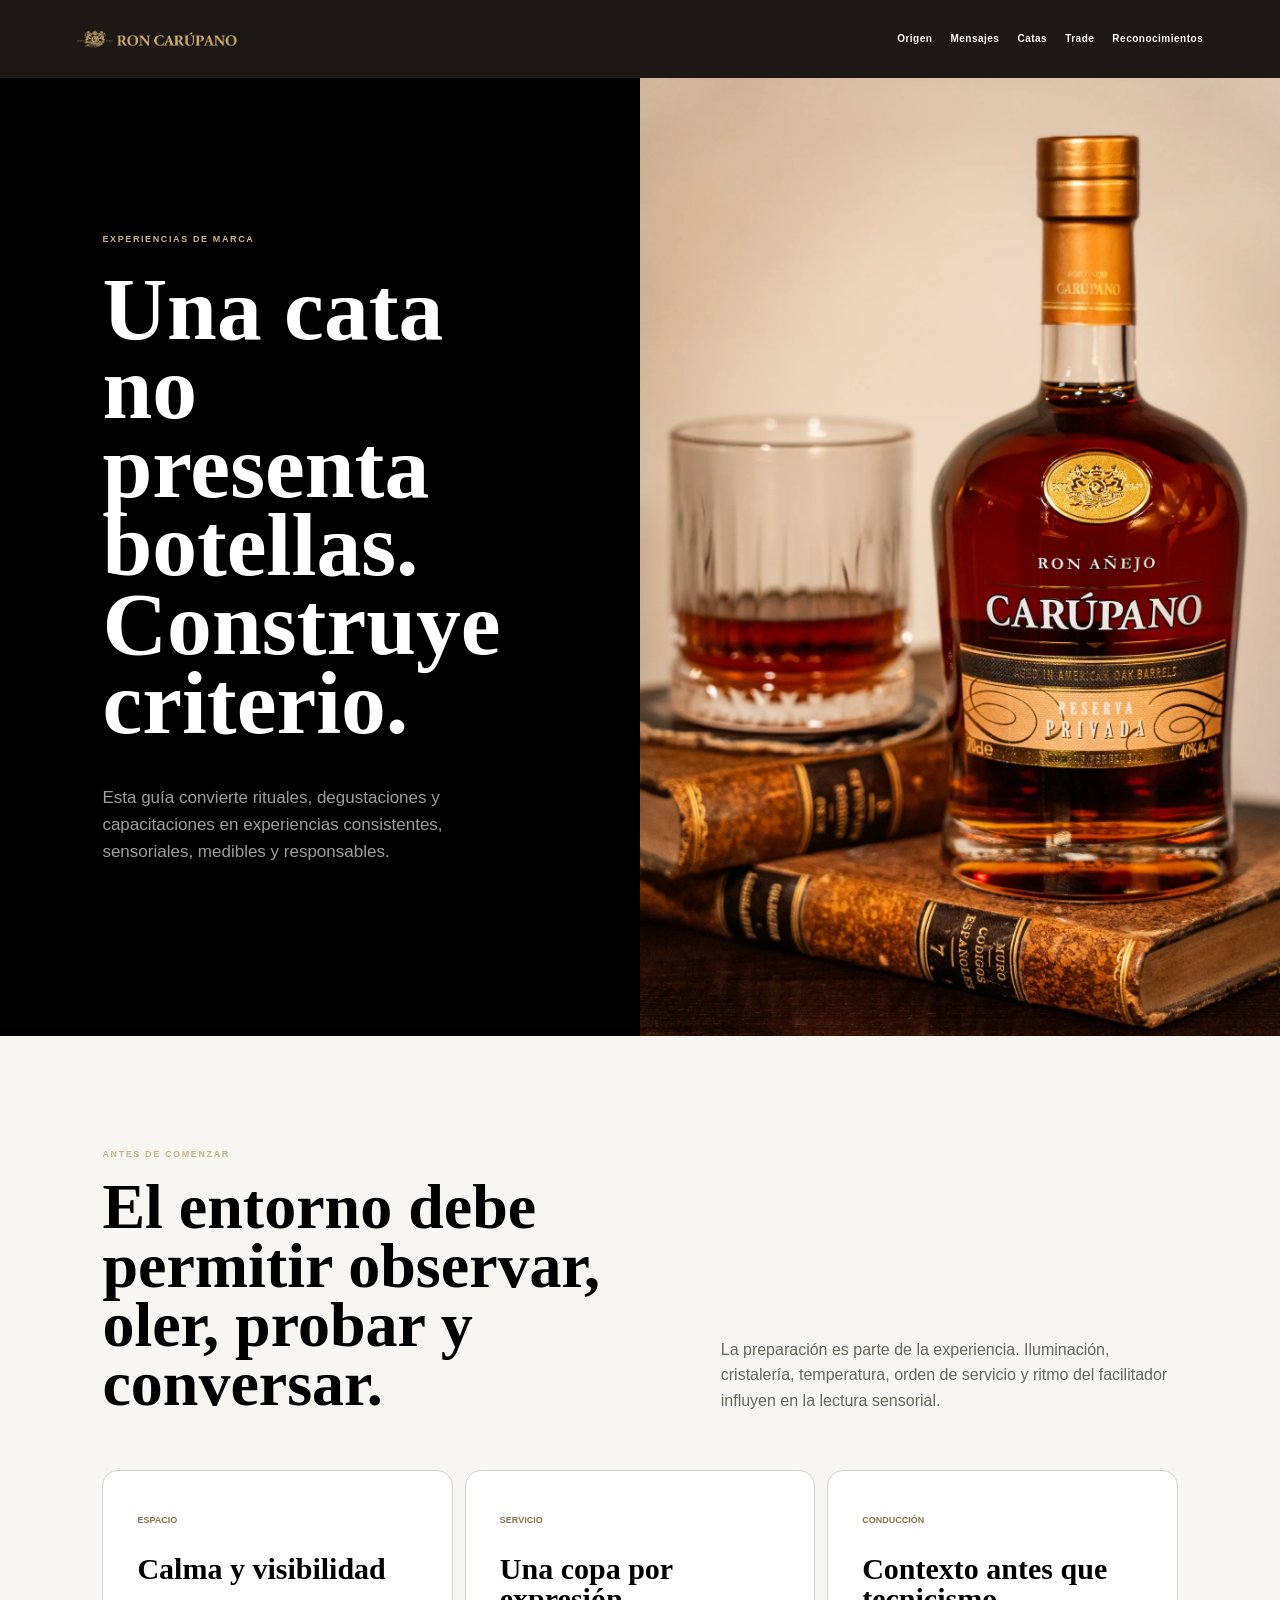
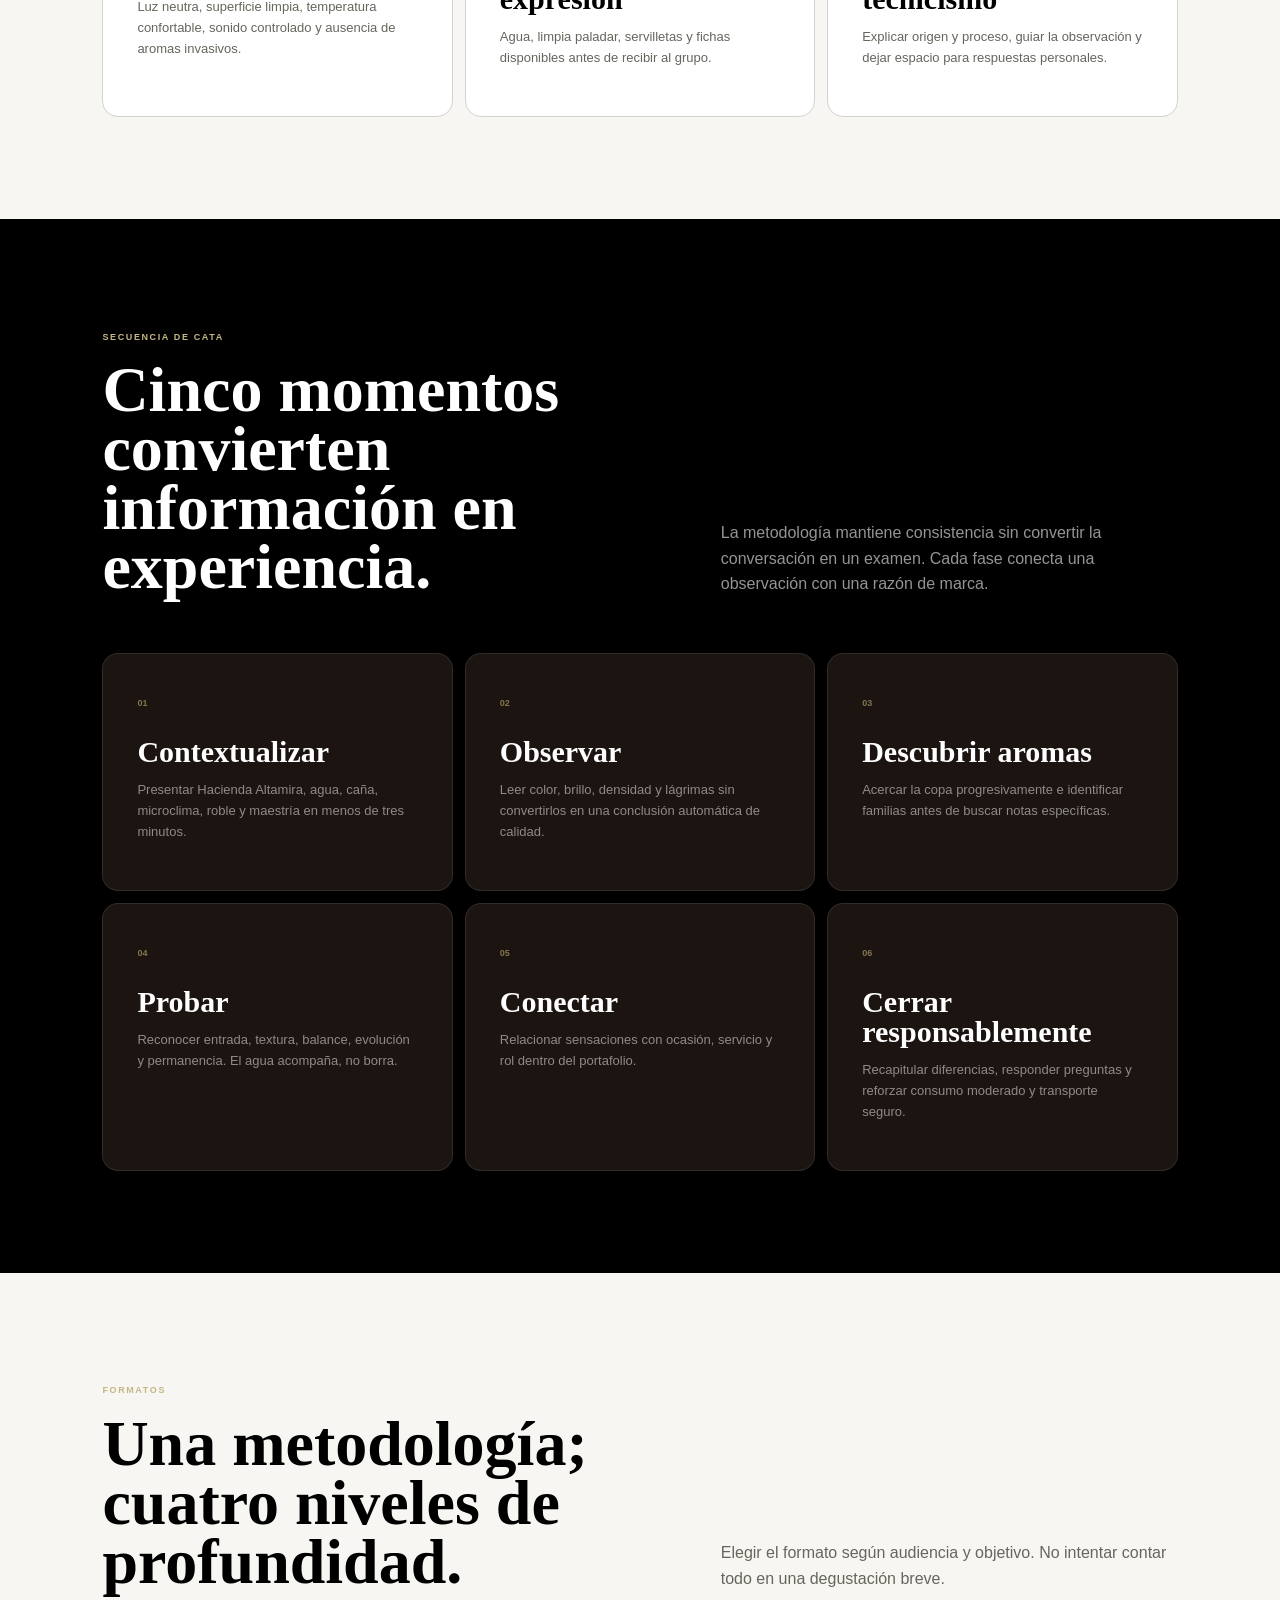
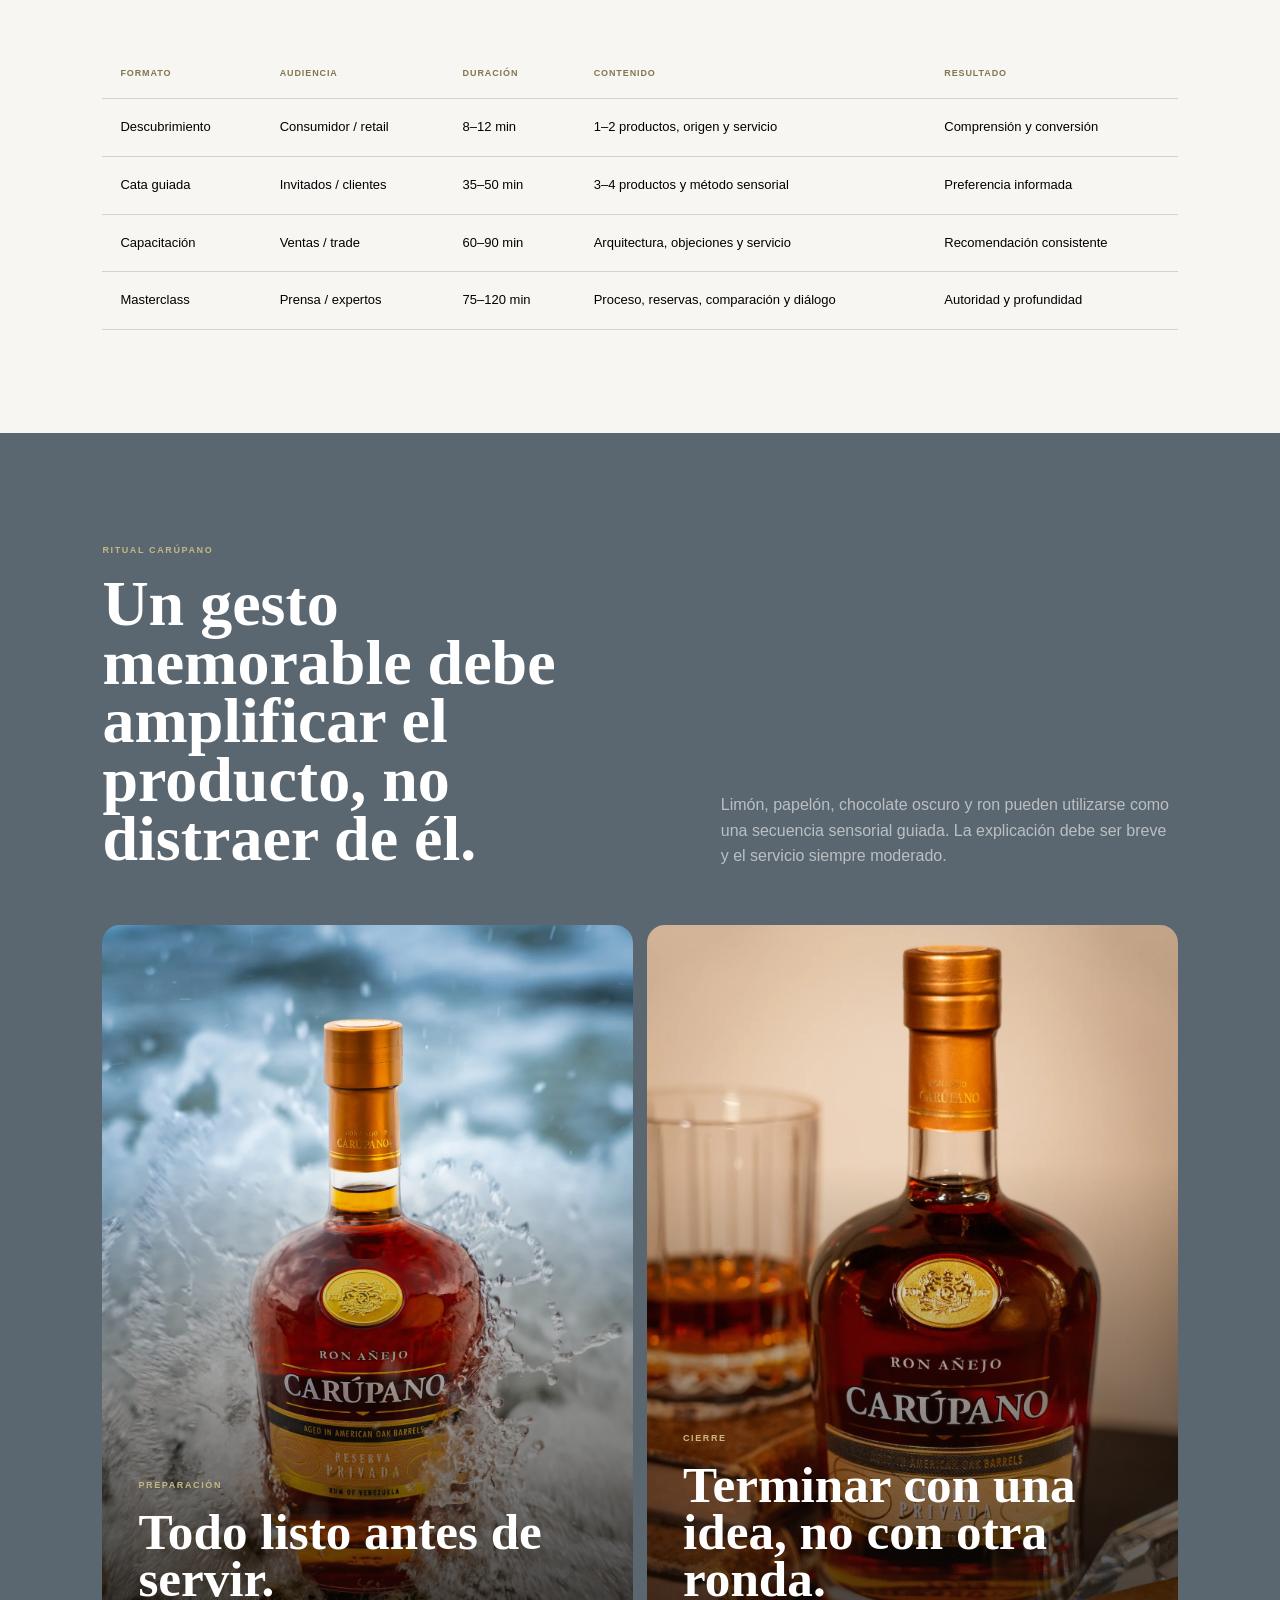
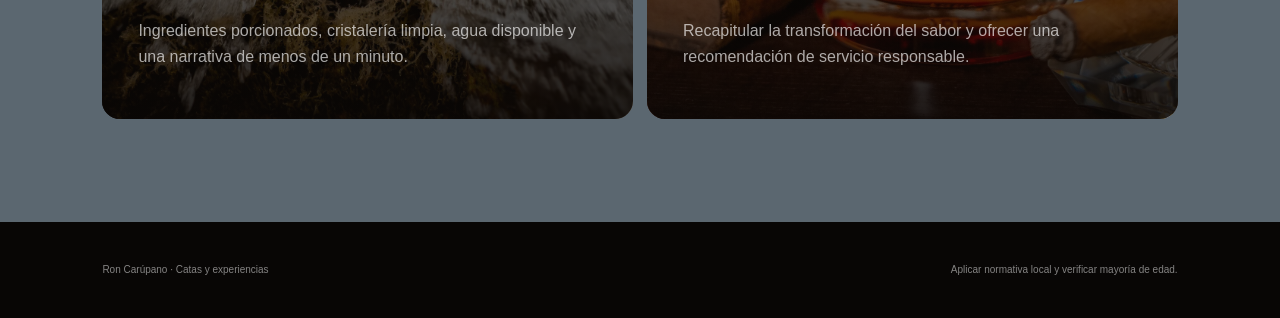
<file: experiencias.html>
<!doctype html><html lang="es"><head><meta charset="utf-8"><meta name="viewport" content="width=device-width,initial-scale=1"><title>Catas y experiencias · Ron Carúpano</title><link rel="stylesheet" href="detail.css"></head><body>
<nav class="detail-nav"><a href="index.html"><img src="assets/brand-logos/ron-carupano-logo-dorado.webp" alt="Ron Carúpano"></a><div><a href="historia.html">Origen</a><a href="mensajes.html">Mensajes</a><a href="experiencias.html">Catas</a><a href="trade.html">Trade</a><a href="reconocimientos.html">Reconocimientos</a></div></nav>
<header class="detail-hero"><div class="detail-hero-copy"><span class="eyebrow">Experiencias de marca</span><h1>Una cata no presenta botellas. Construye criterio.</h1><p>Esta guía convierte rituales, degustaciones y capacitaciones en experiencias consistentes, sensoriales, medibles y responsables.</p></div><div class="detail-hero-media"><img src="assets/images/editorial/19062026-DSC07315.webp" alt="Ron Carúpano servido en vaso corto"></div></header>
<main><section class="detail-section"><div class="section-head"><div><span class="eyebrow">Antes de comenzar</span><h2>El entorno debe permitir observar, oler, probar y conversar.</h2></div><p>La preparación es parte de la experiencia. Iluminación, cristalería, temperatura, orden de servicio y ritmo del facilitador influyen en la lectura sensorial.</p></div><div class="card-grid"><article class="card"><span>ESPACIO</span><h3>Calma y visibilidad</h3><p>Luz neutra, superficie limpia, temperatura confortable, sonido controlado y ausencia de aromas invasivos.</p></article><article class="card"><span>SERVICIO</span><h3>Una copa por expresión</h3><p>Agua, limpia paladar, servilletas y fichas disponibles antes de recibir al grupo.</p></article><article class="card"><span>CONDUCCIÓN</span><h3>Contexto antes que tecnicismo</h3><p>Explicar origen y proceso, guiar la observación y dejar espacio para respuestas personales.</p></article></div></section>
<section class="detail-section dark"><div class="section-head"><div><span class="eyebrow">Secuencia de cata</span><h2>Cinco momentos convierten información en experiencia.</h2></div><p>La metodología mantiene consistencia sin convertir la conversación en un examen. Cada fase conecta una observación con una razón de marca.</p></div><div class="card-grid"><article class="card"><span>01</span><h3>Contextualizar</h3><p>Presentar Hacienda Altamira, agua, caña, microclima, roble y maestría en menos de tres minutos.</p></article><article class="card"><span>02</span><h3>Observar</h3><p>Leer color, brillo, densidad y lágrimas sin convertirlos en una conclusión automática de calidad.</p></article><article class="card"><span>03</span><h3>Descubrir aromas</h3><p>Acercar la copa progresivamente e identificar familias antes de buscar notas específicas.</p></article><article class="card"><span>04</span><h3>Probar</h3><p>Reconocer entrada, textura, balance, evolución y permanencia. El agua acompaña, no borra.</p></article><article class="card"><span>05</span><h3>Conectar</h3><p>Relacionar sensaciones con ocasión, servicio y rol dentro del portafolio.</p></article><article class="card"><span>06</span><h3>Cerrar responsablemente</h3><p>Recapitular diferencias, responder preguntas y reforzar consumo moderado y transporte seguro.</p></article></div></section>
<section class="detail-section"><div class="section-head"><div><span class="eyebrow">Formatos</span><h2>Una metodología; cuatro niveles de profundidad.</h2></div><p>Elegir el formato según audiencia y objetivo. No intentar contar todo en una degustación breve.</p></div><table class="table"><thead><tr><th>Formato</th><th>Audiencia</th><th>Duración</th><th>Contenido</th><th>Resultado</th></tr></thead><tbody><tr><td>Descubrimiento</td><td>Consumidor / retail</td><td>8–12 min</td><td>1–2 productos, origen y servicio</td><td>Comprensión y conversión</td></tr><tr><td>Cata guiada</td><td>Invitados / clientes</td><td>35–50 min</td><td>3–4 productos y método sensorial</td><td>Preferencia informada</td></tr><tr><td>Capacitación</td><td>Ventas / trade</td><td>60–90 min</td><td>Arquitectura, objeciones y servicio</td><td>Recomendación consistente</td></tr><tr><td>Masterclass</td><td>Prensa / expertos</td><td>75–120 min</td><td>Proceso, reservas, comparación y diálogo</td><td>Autoridad y profundidad</td></tr></tbody></table></section>
<section class="detail-section blue"><div class="section-head"><div><span class="eyebrow">Ritual Carúpano</span><h2>Un gesto memorable debe amplificar el producto, no distraer de él.</h2></div><p>Limón, papelón, chocolate oscuro y ron pueden utilizarse como una secuencia sensorial guiada. La explicación debe ser breve y el servicio siempre moderado.</p></div><div class="feature-grid"><article class="feature"><img src="assets/images/editorial/05062026-DSC04902.webp" alt="Ron Carúpano junto al Caribe"><div><span class="eyebrow">Preparación</span><h3>Todo listo antes de servir.</h3><p>Ingredientes porcionados, cristalería limpia, agua disponible y una narrativa de menos de un minuto.</p></div></article><article class="feature"><img src="assets/images/editorial/19062026-DSC07268.webp" alt="Ron Carúpano en servicio editorial"><div><span class="eyebrow">Cierre</span><h3>Terminar con una idea, no con otra ronda.</h3><p>Recapitular la transformación del sabor y ofrecer una recomendación de servicio responsable.</p></div></article></div></section></main><footer class="footer"><span>Ron Carúpano · Catas y experiencias</span><span>Aplicar normativa local y verificar mayoría de edad.</span></footer></body></html>
</file>
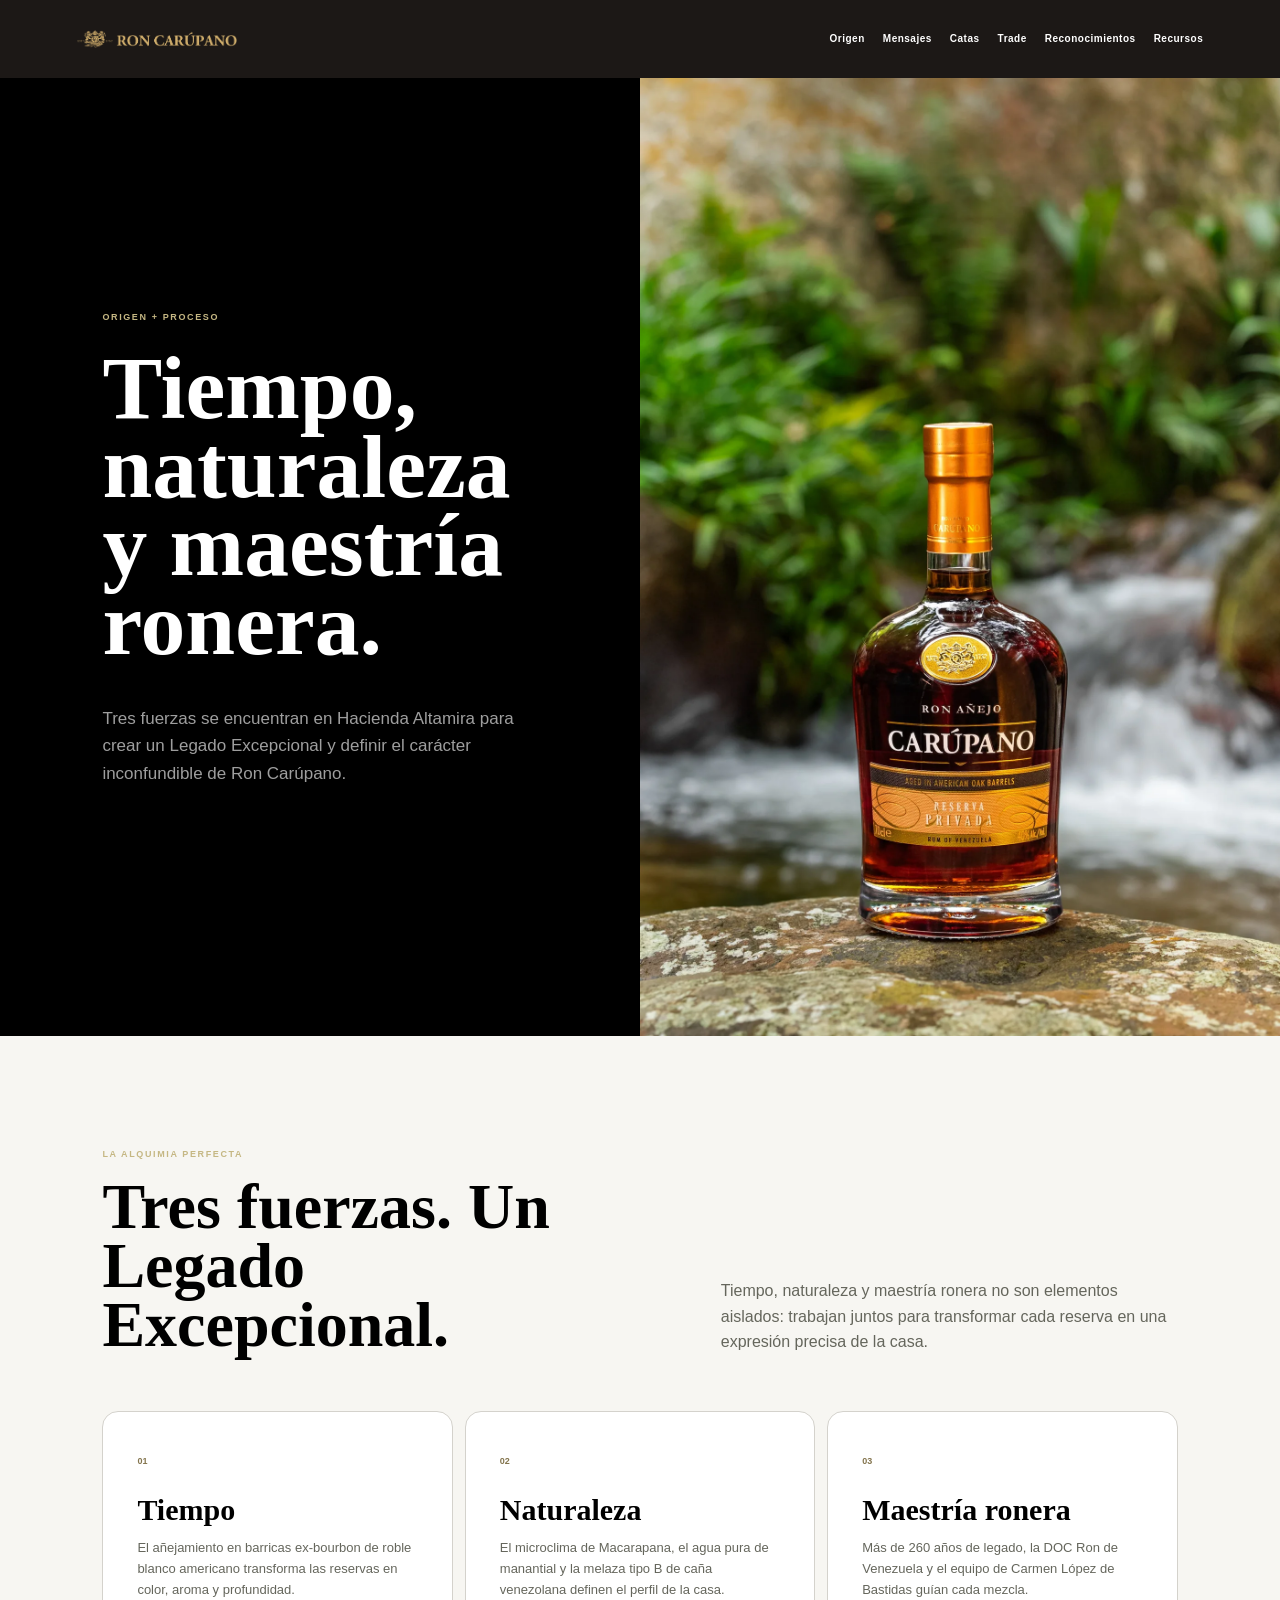
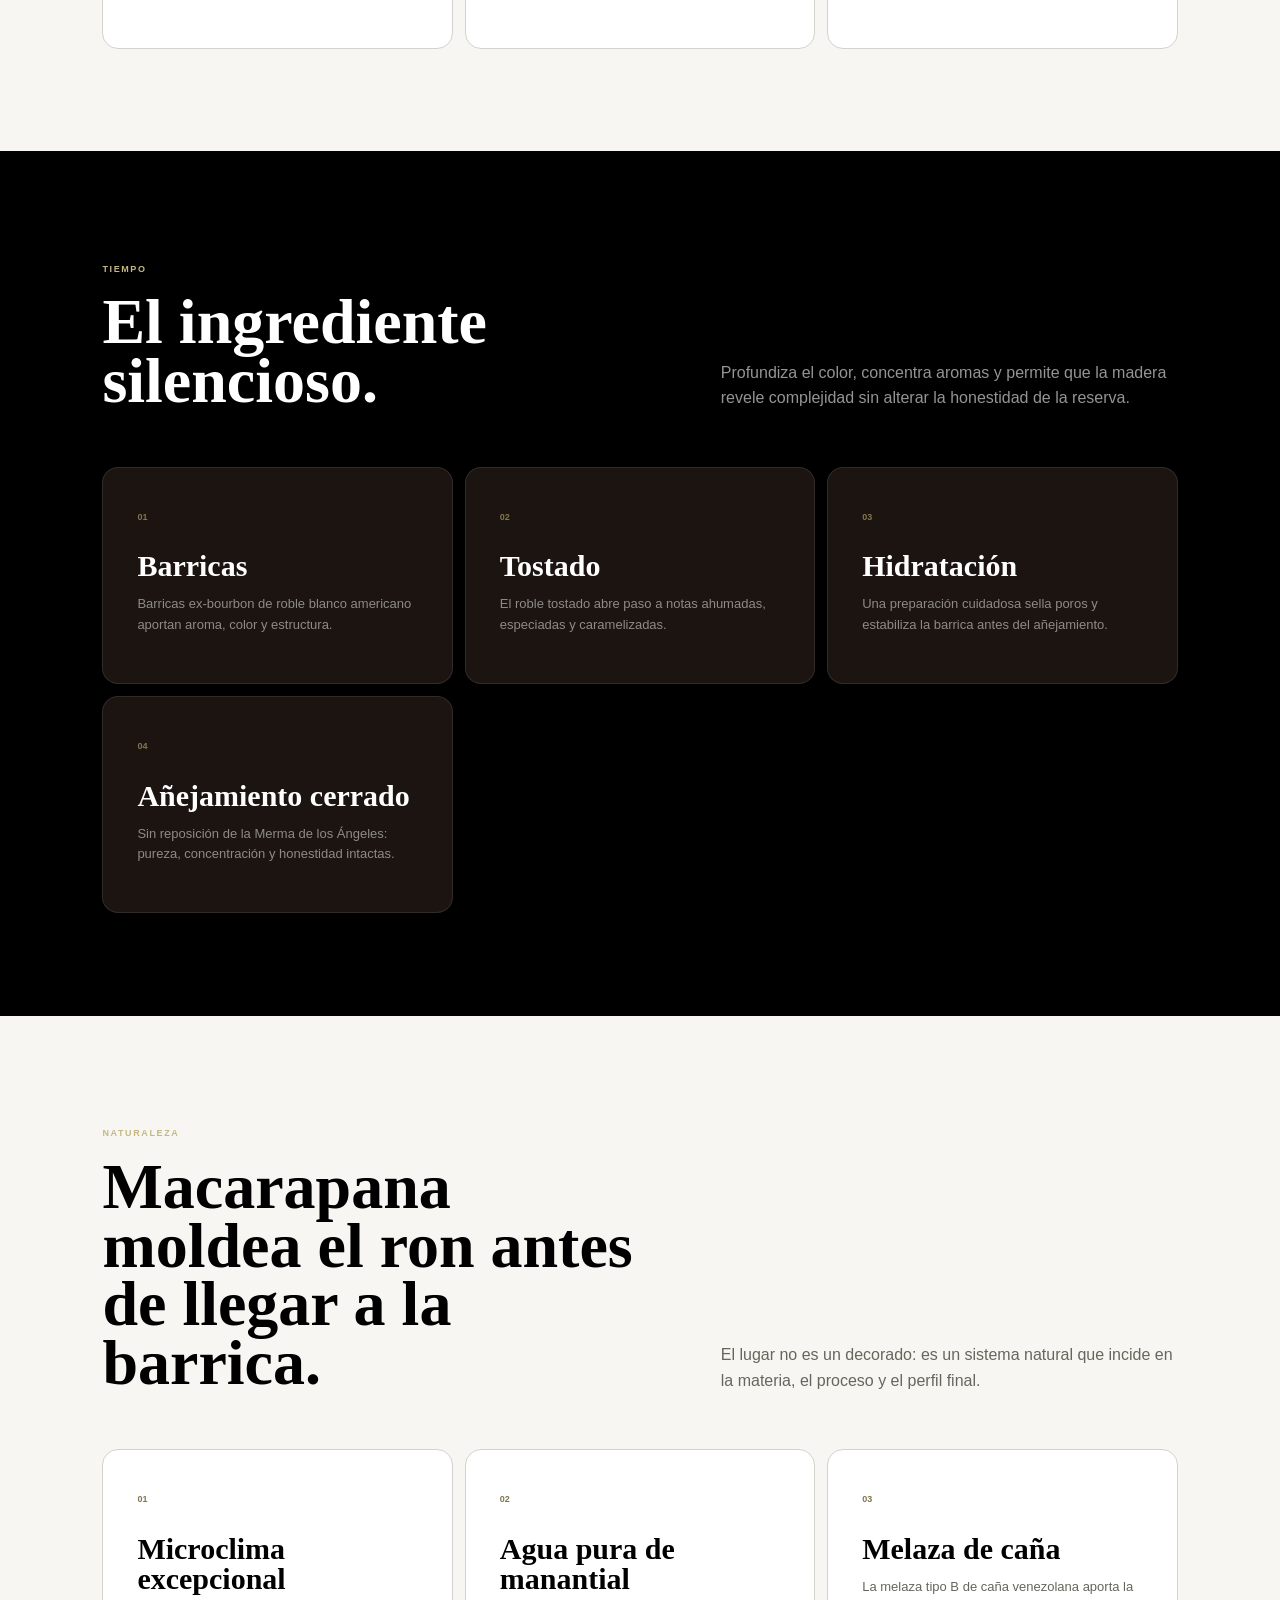
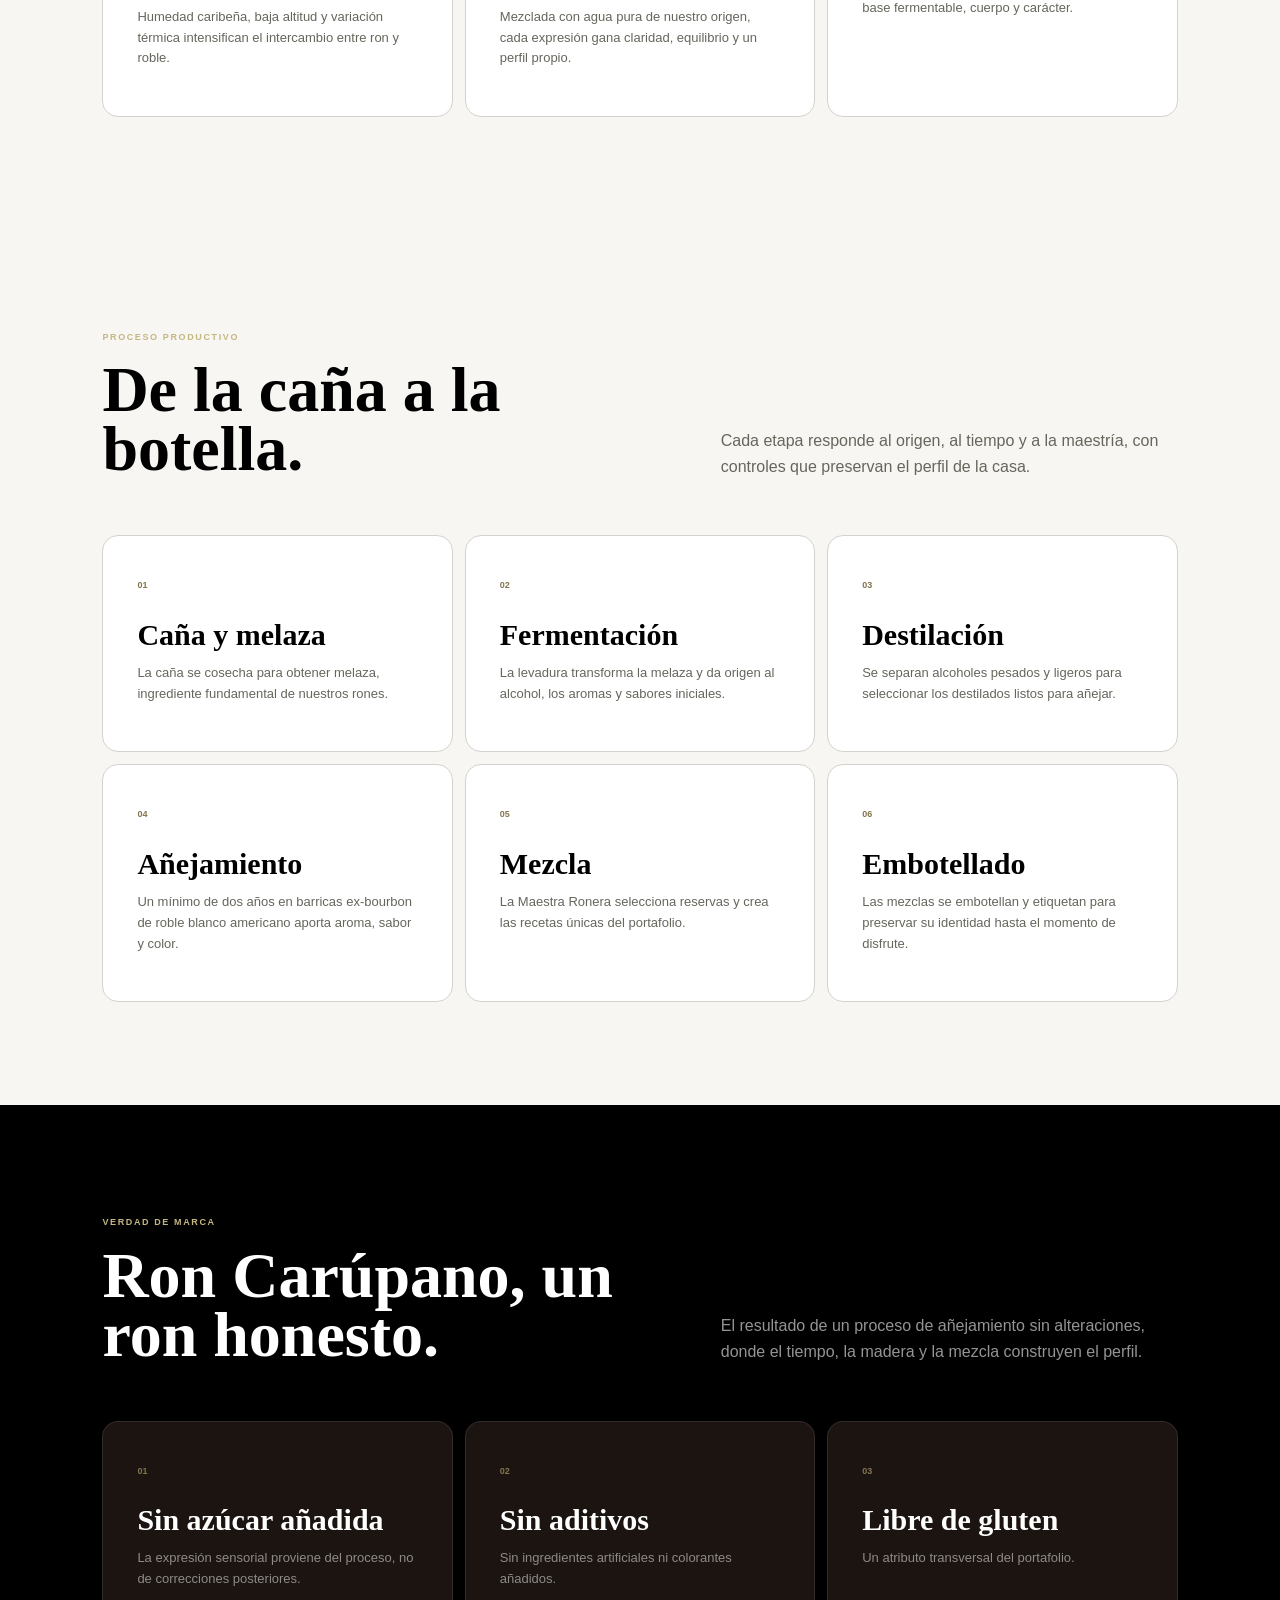
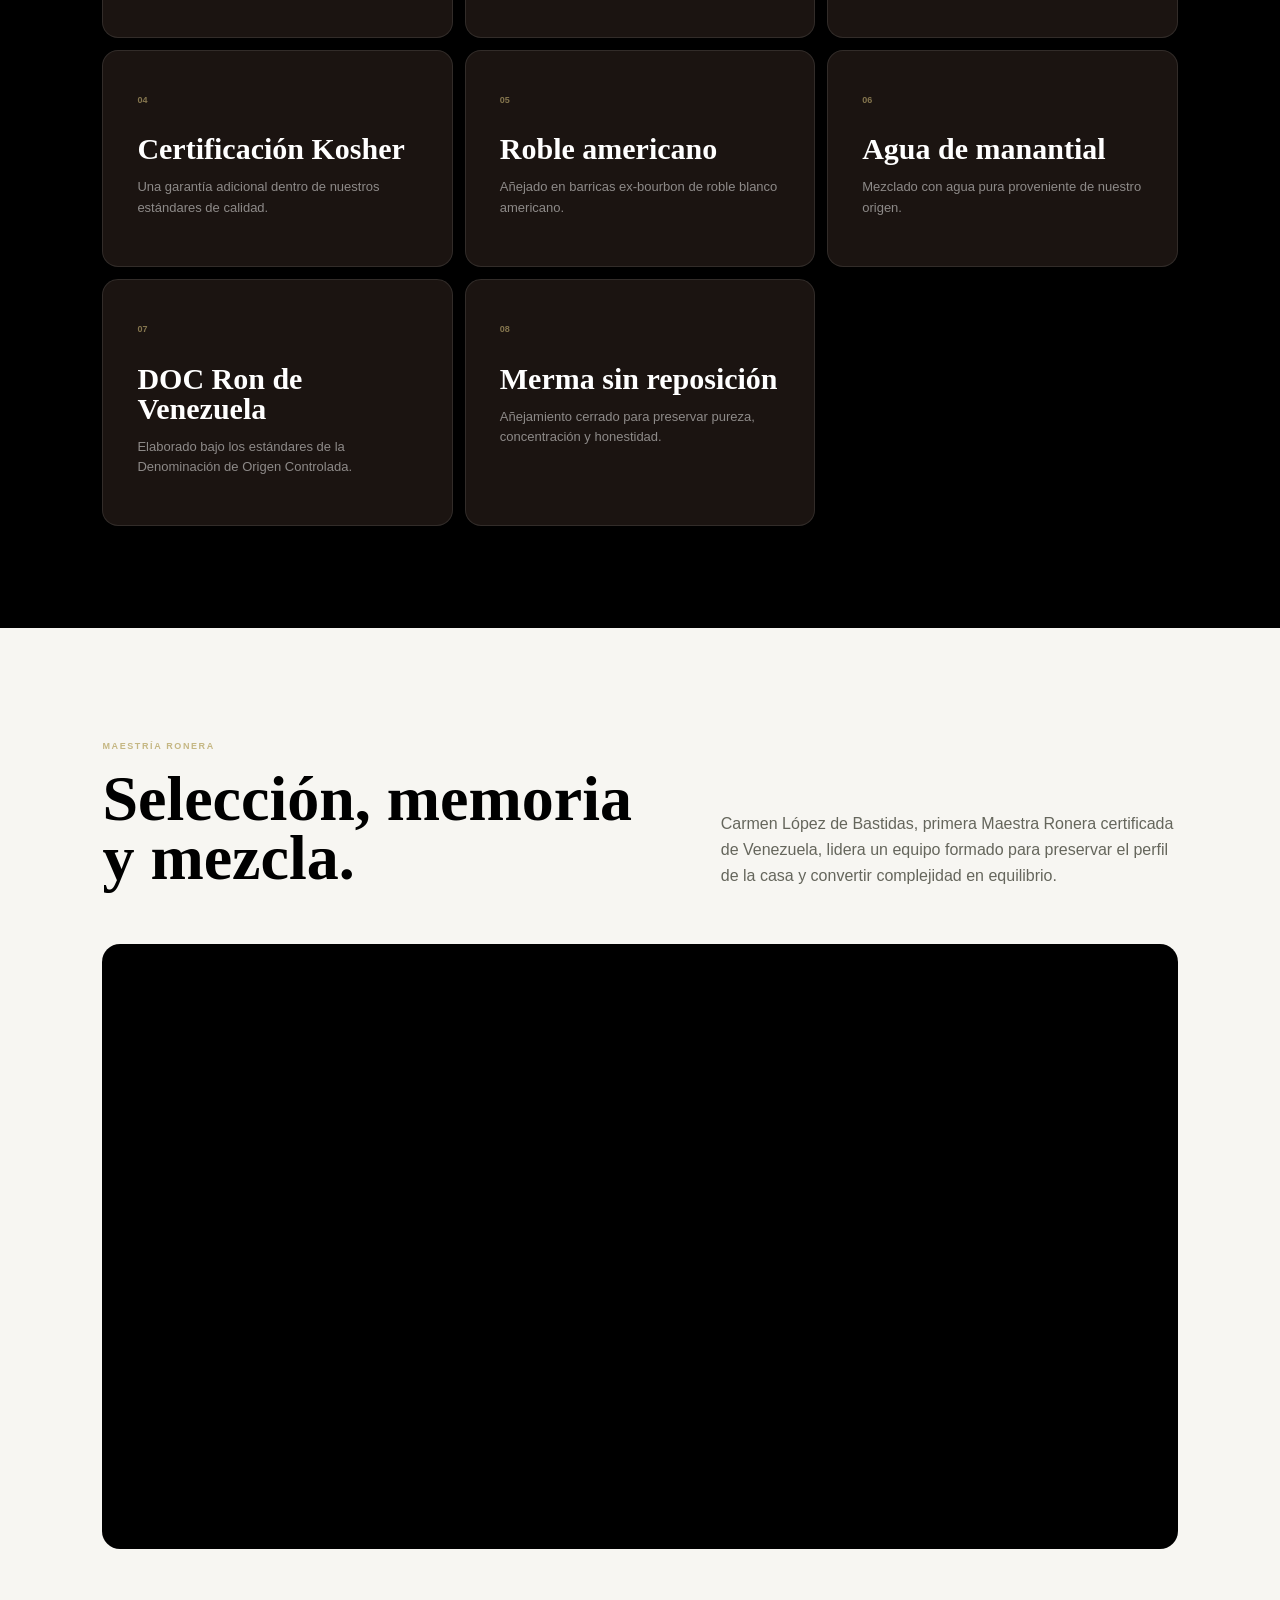
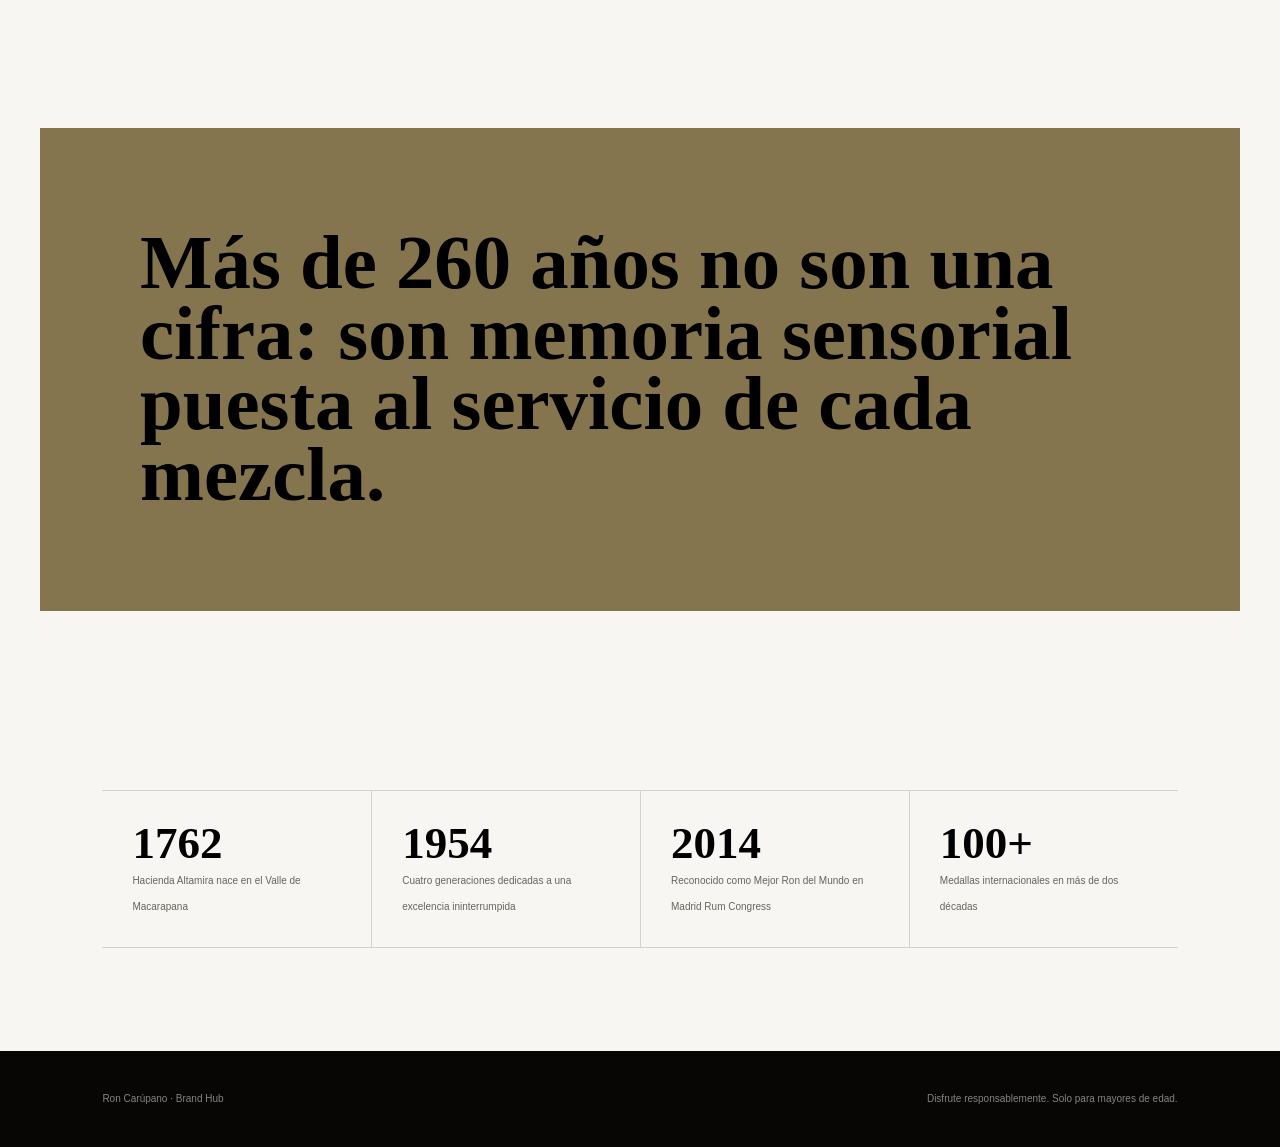
<file: historia.html>
<!doctype html><html lang="es"><head><meta charset="utf-8"><meta name="viewport" content="width=device-width,initial-scale=1"><title>Origen y maestría · Ron Carúpano</title><link rel="stylesheet" href="detail.css"></head><body>
<nav class="detail-nav"><a href="index.html"><img src="assets/brand-logos/ron-carupano-logo-dorado.webp" alt="Ron Carúpano"></a><div><a href="historia.html">Origen</a><a href="mensajes.html">Mensajes</a><a href="experiencias.html">Catas</a><a href="trade.html">Trade</a><a href="reconocimientos.html">Reconocimientos</a><a href="index.html#recursos">Recursos</a></div></nav>
<header class="detail-hero"><div class="detail-hero-copy"><span class="eyebrow">Origen + proceso</span><h1>Tiempo, naturaleza y maestría ronera.</h1><p>Tres fuerzas se encuentran en Hacienda Altamira para crear un Legado Excepcional y definir el carácter inconfundible de Ron Carúpano.</p></div><div class="detail-hero-media"><img src="assets/images/editorial/04062026-DSC04128.webp" alt="Ron Carúpano junto al agua de manantial de Macarapana"></div></header>
<main>
<section class="detail-section"><div class="section-head"><div><span class="eyebrow">La alquimia perfecta</span><h2>Tres fuerzas. Un Legado Excepcional.</h2></div><p>Tiempo, naturaleza y maestría ronera no son elementos aislados: trabajan juntos para transformar cada reserva en una expresión precisa de la casa.</p></div><div class="card-grid"><article class="card"><span>01</span><h3>Tiempo</h3><p>El añejamiento en barricas ex-bourbon de roble blanco americano transforma las reservas en color, aroma y profundidad.</p></article><article class="card"><span>02</span><h3>Naturaleza</h3><p>El microclima de Macarapana, el agua pura de manantial y la melaza tipo B de caña venezolana definen el perfil de la casa.</p></article><article class="card"><span>03</span><h3>Maestría ronera</h3><p>Más de 260 años de legado, la DOC Ron de Venezuela y el equipo de Carmen López de Bastidas guían cada mezcla.</p></article></div></section>
<section class="detail-section dark"><div class="section-head"><div><span class="eyebrow">Tiempo</span><h2>El ingrediente silencioso.</h2></div><p>Profundiza el color, concentra aromas y permite que la madera revele complejidad sin alterar la honestidad de la reserva.</p></div><div class="card-grid"><article class="card"><span>01</span><h3>Barricas</h3><p>Barricas ex-bourbon de roble blanco americano aportan aroma, color y estructura.</p></article><article class="card"><span>02</span><h3>Tostado</h3><p>El roble tostado abre paso a notas ahumadas, especiadas y caramelizadas.</p></article><article class="card"><span>03</span><h3>Hidratación</h3><p>Una preparación cuidadosa sella poros y estabiliza la barrica antes del añejamiento.</p></article><article class="card"><span>04</span><h3>Añejamiento cerrado</h3><p>Sin reposición de la Merma de los Ángeles: pureza, concentración y honestidad intactas.</p></article></div></section>
<section class="detail-section"><div class="section-head"><div><span class="eyebrow">Naturaleza</span><h2>Macarapana moldea el ron antes de llegar a la barrica.</h2></div><p>El lugar no es un decorado: es un sistema natural que incide en la materia, el proceso y el perfil final.</p></div><div class="card-grid"><article class="card"><span>01</span><h3>Microclima excepcional</h3><p>Humedad caribeña, baja altitud y variación térmica intensifican el intercambio entre ron y roble.</p></article><article class="card"><span>02</span><h3>Agua pura de manantial</h3><p>Mezclada con agua pura de nuestro origen, cada expresión gana claridad, equilibrio y un perfil propio.</p></article><article class="card"><span>03</span><h3>Melaza de caña</h3><p>La melaza tipo B de caña venezolana aporta la base fermentable, cuerpo y carácter.</p></article></div></section>
<section class="detail-section"><div class="section-head"><div><span class="eyebrow">Proceso productivo</span><h2>De la caña a la botella.</h2></div><p>Cada etapa responde al origen, al tiempo y a la maestría, con controles que preservan el perfil de la casa.</p></div><div class="card-grid"><article class="card"><span>01</span><h3>Caña y melaza</h3><p>La caña se cosecha para obtener melaza, ingrediente fundamental de nuestros rones.</p></article><article class="card"><span>02</span><h3>Fermentación</h3><p>La levadura transforma la melaza y da origen al alcohol, los aromas y sabores iniciales.</p></article><article class="card"><span>03</span><h3>Destilación</h3><p>Se separan alcoholes pesados y ligeros para seleccionar los destilados listos para añejar.</p></article><article class="card"><span>04</span><h3>Añejamiento</h3><p>Un mínimo de dos años en barricas ex-bourbon de roble blanco americano aporta aroma, sabor y color.</p></article><article class="card"><span>05</span><h3>Mezcla</h3><p>La Maestra Ronera selecciona reservas y crea las recetas únicas del portafolio.</p></article><article class="card"><span>06</span><h3>Embotellado</h3><p>Las mezclas se embotellan y etiquetan para preservar su identidad hasta el momento de disfrute.</p></article></div></section>
<section class="detail-section dark"><div class="section-head"><div><span class="eyebrow">Verdad de marca</span><h2>Ron Carúpano, un ron honesto.</h2></div><p>El resultado de un proceso de añejamiento sin alteraciones, donde el tiempo, la madera y la mezcla construyen el perfil.</p></div><div class="card-grid"><article class="card"><span>01</span><h3>Sin azúcar añadida</h3><p>La expresión sensorial proviene del proceso, no de correcciones posteriores.</p></article><article class="card"><span>02</span><h3>Sin aditivos</h3><p>Sin ingredientes artificiales ni colorantes añadidos.</p></article><article class="card"><span>03</span><h3>Libre de gluten</h3><p>Un atributo transversal del portafolio.</p></article><article class="card"><span>04</span><h3>Certificación Kosher</h3><p>Una garantía adicional dentro de nuestros estándares de calidad.</p></article><article class="card"><span>05</span><h3>Roble americano</h3><p>Añejado en barricas ex-bourbon de roble blanco americano.</p></article><article class="card"><span>06</span><h3>Agua de manantial</h3><p>Mezclado con agua pura proveniente de nuestro origen.</p></article><article class="card"><span>07</span><h3>DOC Ron de Venezuela</h3><p>Elaborado bajo los estándares de la Denominación de Origen Controlada.</p></article><article class="card"><span>08</span><h3>Merma sin reposición</h3><p>Añejamiento cerrado para preservar pureza, concentración y honestidad.</p></article></div></section>
<section class="detail-section"><div class="section-head"><div><span class="eyebrow">Maestría ronera</span><h2>Selección, memoria y mezcla.</h2></div><p>Carmen López de Bastidas, primera Maestra Ronera certificada de Venezuela, lidera un equipo formado para preservar el perfil de la casa y convertir complejidad en equilibrio.</p></div><div class="feature-grid video-only"><article class="feature video-feature"><iframe src="https://www.youtube.com/embed/9rbqQhgyqmE" title="Maestría Ronera de Ron Carúpano" allow="accelerometer; autoplay; clipboard-write; encrypted-media; gyroscope; picture-in-picture; web-share" referrerpolicy="strict-origin-when-cross-origin" allowfullscreen></iframe></article></div></section>
<blockquote class="quote">Más de 260 años no son una cifra: son memoria sensorial puesta al servicio de cada mezcla.</blockquote>
<section class="detail-section"><div class="data-row"><div><strong>1762</strong><span>Hacienda Altamira nace en el Valle de Macarapana</span></div><div><strong>1954</strong><span>Cuatro generaciones dedicadas a una excelencia ininterrumpida</span></div><div><strong>2014</strong><span>Reconocido como Mejor Ron del Mundo en Madrid Rum Congress</span></div><div><strong>100+</strong><span>Medallas internacionales en más de dos décadas</span></div></div></section>
</main><footer class="footer"><span>Ron Carúpano · Brand Hub</span><span>Disfrute responsablemente. Solo para mayores de edad.</span></footer></body></html>
</file>
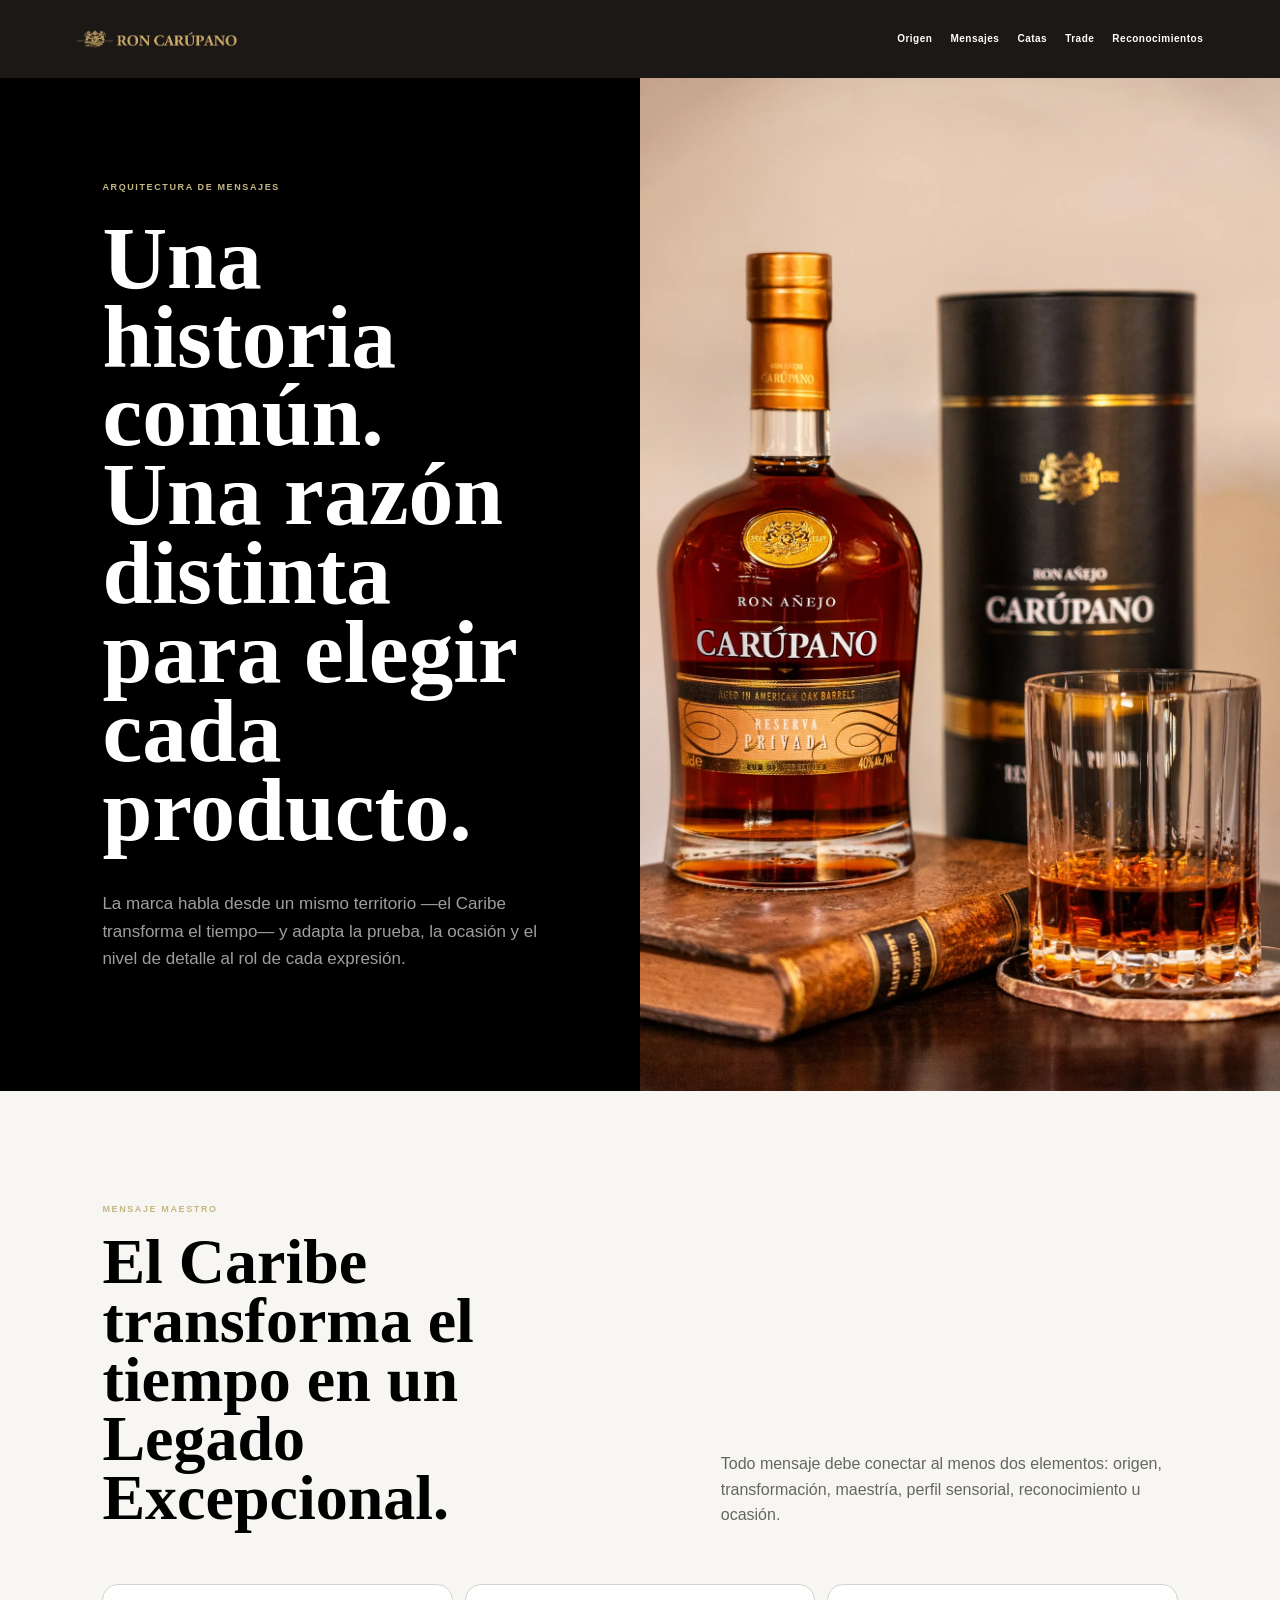
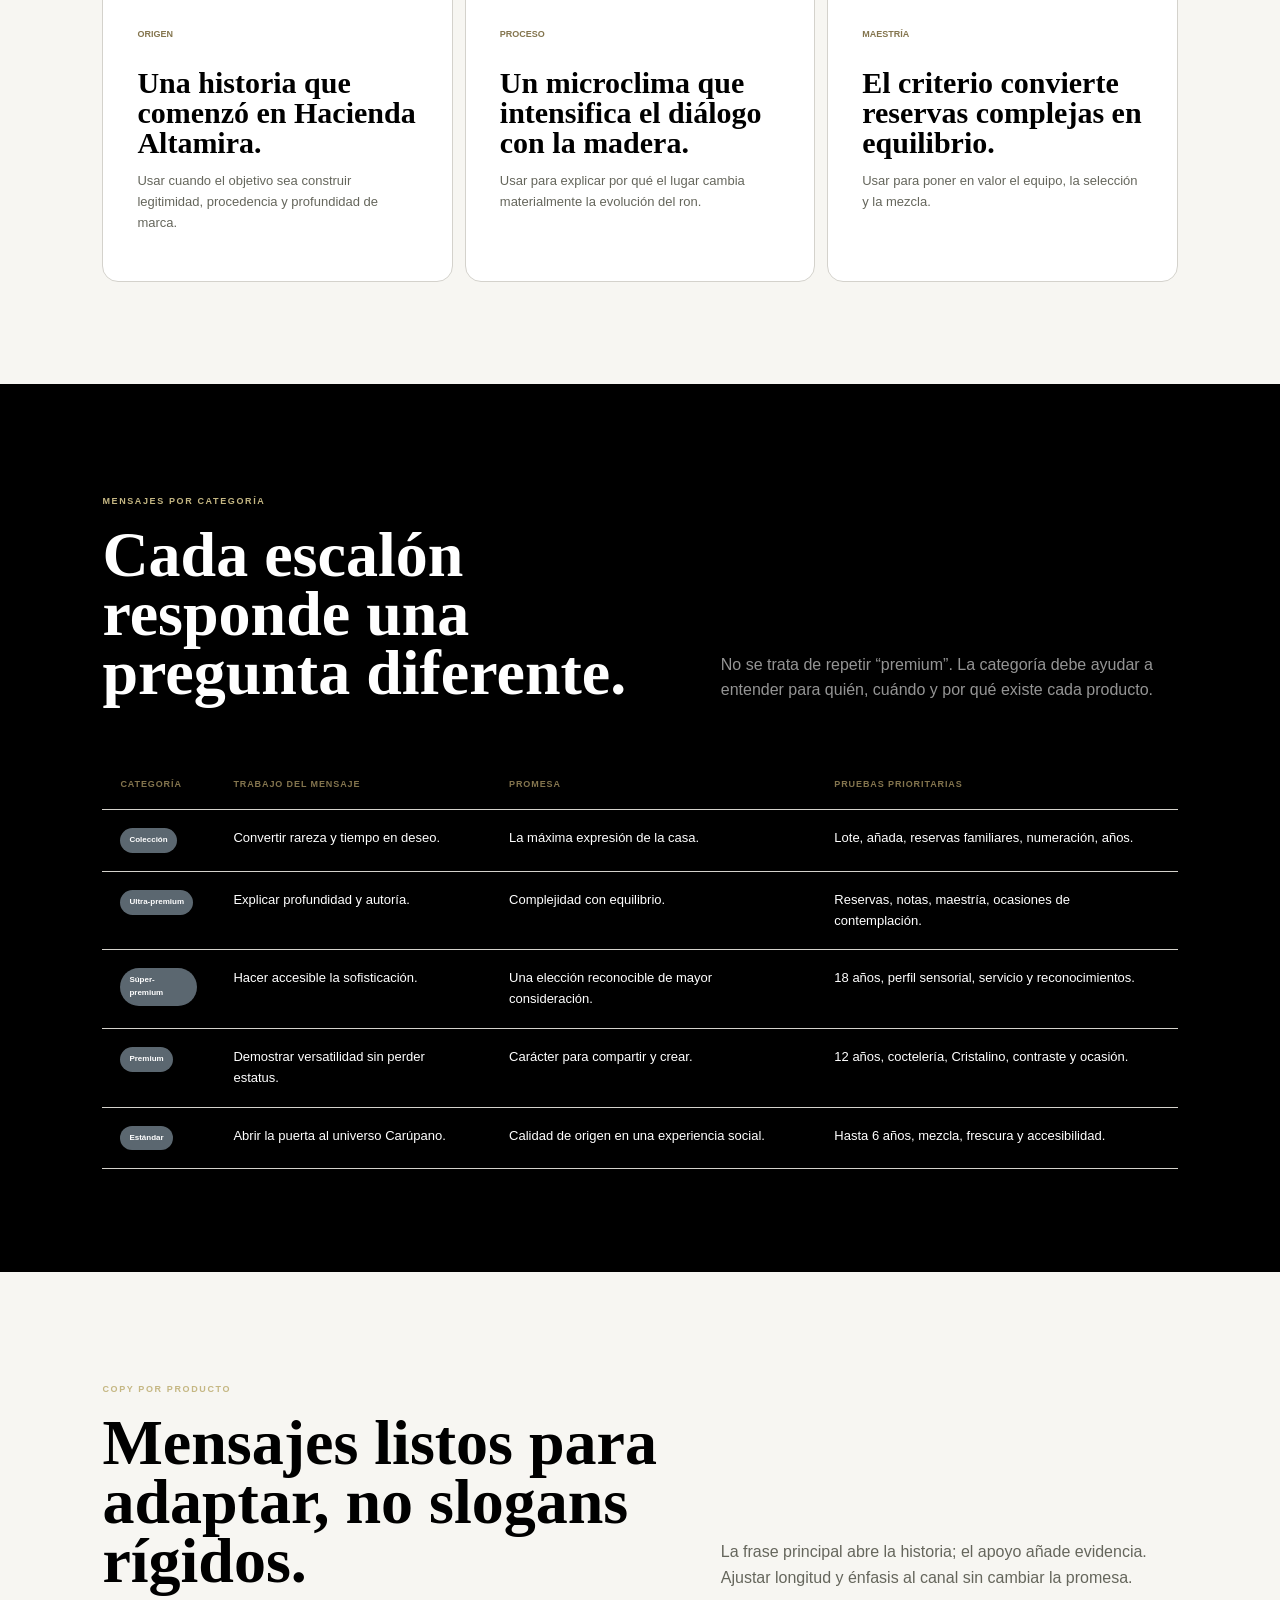
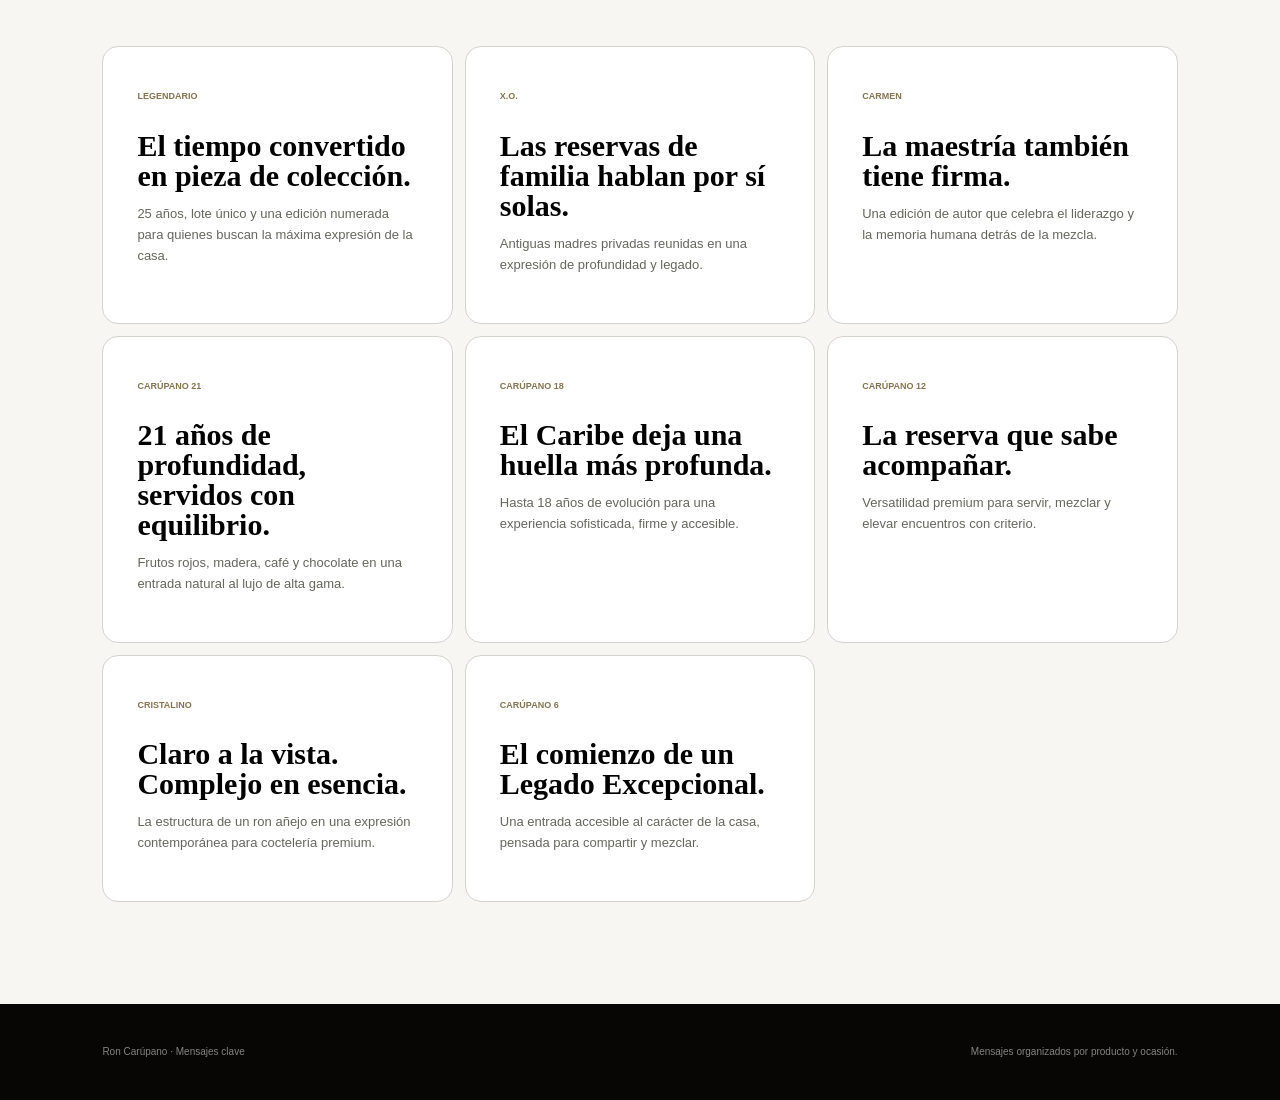
<file: mensajes.html>
<!doctype html><html lang="es"><head><meta charset="utf-8"><meta name="viewport" content="width=device-width,initial-scale=1"><title>Mensajes clave · Ron Carúpano</title><link rel="stylesheet" href="detail.css"></head><body>
<nav class="detail-nav"><a href="index.html"><img src="assets/brand-logos/ron-carupano-logo-dorado.webp" alt="Ron Carúpano"></a><div><a href="historia.html">Origen</a><a href="mensajes.html">Mensajes</a><a href="experiencias.html">Catas</a><a href="trade.html">Trade</a><a href="reconocimientos.html">Reconocimientos</a></div></nav>
<header class="detail-hero"><div class="detail-hero-copy"><span class="eyebrow">Arquitectura de mensajes</span><h1>Una historia común. Una razón distinta para elegir cada producto.</h1><p>La marca habla desde un mismo territorio —el Caribe transforma el tiempo— y adapta la prueba, la ocasión y el nivel de detalle al rol de cada expresión.</p></div><div class="detail-hero-media"><img src="assets/images/editorial/19062026-DSC07293.webp" alt="Ron Carúpano en bodegón editorial"></div></header>
<main><section class="detail-section"><div class="section-head"><div><span class="eyebrow">Mensaje maestro</span><h2>El Caribe transforma el tiempo en un Legado Excepcional.</h2></div><p>Todo mensaje debe conectar al menos dos elementos: origen, transformación, maestría, perfil sensorial, reconocimiento u ocasión.</p></div><div class="card-grid"><article class="card"><span>ORIGEN</span><h3>Una historia que comenzó en Hacienda Altamira.</h3><p>Usar cuando el objetivo sea construir legitimidad, procedencia y profundidad de marca.</p></article><article class="card"><span>PROCESO</span><h3>Un microclima que intensifica el diálogo con la madera.</h3><p>Usar para explicar por qué el lugar cambia materialmente la evolución del ron.</p></article><article class="card"><span>MAESTRÍA</span><h3>El criterio convierte reservas complejas en equilibrio.</h3><p>Usar para poner en valor el equipo, la selección y la mezcla.</p></article></div></section>
<section class="detail-section dark"><div class="section-head"><div><span class="eyebrow">Mensajes por categoría</span><h2>Cada escalón responde una pregunta diferente.</h2></div><p>No se trata de repetir “premium”. La categoría debe ayudar a entender para quién, cuándo y por qué existe cada producto.</p></div><table class="table"><thead><tr><th>Categoría</th><th>Trabajo del mensaje</th><th>Promesa</th><th>Pruebas prioritarias</th></tr></thead><tbody><tr><td><span class="pill">Colección</span></td><td>Convertir rareza y tiempo en deseo.</td><td>La máxima expresión de la casa.</td><td>Lote, añada, reservas familiares, numeración, años.</td></tr><tr><td><span class="pill">Ultra-premium</span></td><td>Explicar profundidad y autoría.</td><td>Complejidad con equilibrio.</td><td>Reservas, notas, maestría, ocasiones de contemplación.</td></tr><tr><td><span class="pill">Súper-premium</span></td><td>Hacer accesible la sofisticación.</td><td>Una elección reconocible de mayor consideración.</td><td>18 años, perfil sensorial, servicio y reconocimientos.</td></tr><tr><td><span class="pill">Premium</span></td><td>Demostrar versatilidad sin perder estatus.</td><td>Carácter para compartir y crear.</td><td>12 años, coctelería, Cristalino, contraste y ocasión.</td></tr><tr><td><span class="pill">Estándar</span></td><td>Abrir la puerta al universo Carúpano.</td><td>Calidad de origen en una experiencia social.</td><td>Hasta 6 años, mezcla, frescura y accesibilidad.</td></tr></tbody></table></section>
<section class="detail-section"><div class="section-head"><div><span class="eyebrow">Copy por producto</span><h2>Mensajes listos para adaptar, no slogans rígidos.</h2></div><p>La frase principal abre la historia; el apoyo añade evidencia. Ajustar longitud y énfasis al canal sin cambiar la promesa.</p></div><div class="card-grid"><article class="card"><span>LEGENDARIO</span><h3>El tiempo convertido en pieza de colección.</h3><p>25 años, lote único y una edición numerada para quienes buscan la máxima expresión de la casa.</p></article><article class="card"><span>X.O.</span><h3>Las reservas de familia hablan por sí solas.</h3><p>Antiguas madres privadas reunidas en una expresión de profundidad y legado.</p></article><article class="card"><span>CARMEN</span><h3>La maestría también tiene firma.</h3><p>Una edición de autor que celebra el liderazgo y la memoria humana detrás de la mezcla.</p></article><article class="card"><span>CARÚPANO 21</span><h3>21 años de profundidad, servidos con equilibrio.</h3><p>Frutos rojos, madera, café y chocolate en una entrada natural al lujo de alta gama.</p></article><article class="card"><span>CARÚPANO 18</span><h3>El Caribe deja una huella más profunda.</h3><p>Hasta 18 años de evolución para una experiencia sofisticada, firme y accesible.</p></article><article class="card"><span>CARÚPANO 12</span><h3>La reserva que sabe acompañar.</h3><p>Versatilidad premium para servir, mezclar y elevar encuentros con criterio.</p></article><article class="card"><span>CRISTALINO</span><h3>Claro a la vista. Complejo en esencia.</h3><p>La estructura de un ron añejo en una expresión contemporánea para coctelería premium.</p></article><article class="card"><span>CARÚPANO 6</span><h3>El comienzo de un Legado Excepcional.</h3><p>Una entrada accesible al carácter de la casa, pensada para compartir y mezclar.</p></article></div></section></main><footer class="footer"><span>Ron Carúpano · Mensajes clave</span><span>Mensajes organizados por producto y ocasión.</span></footer></body></html>
</file>
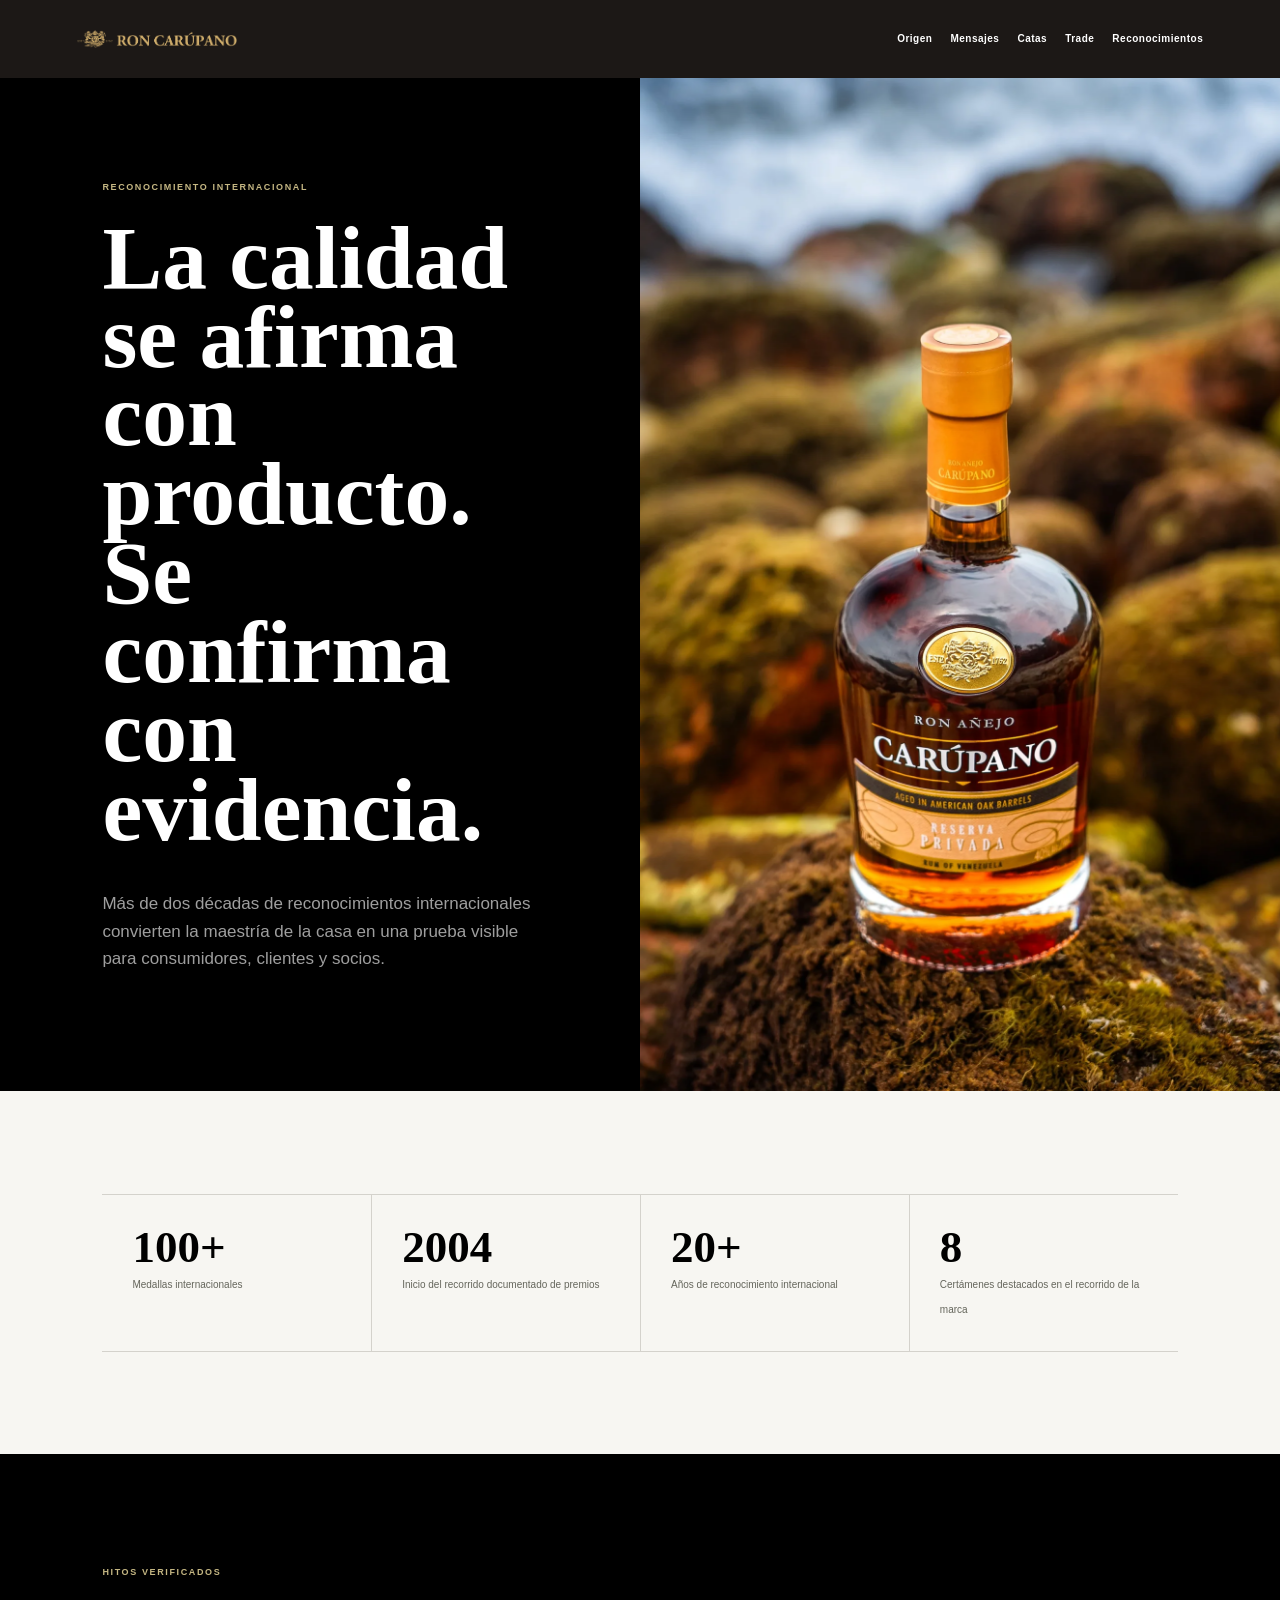
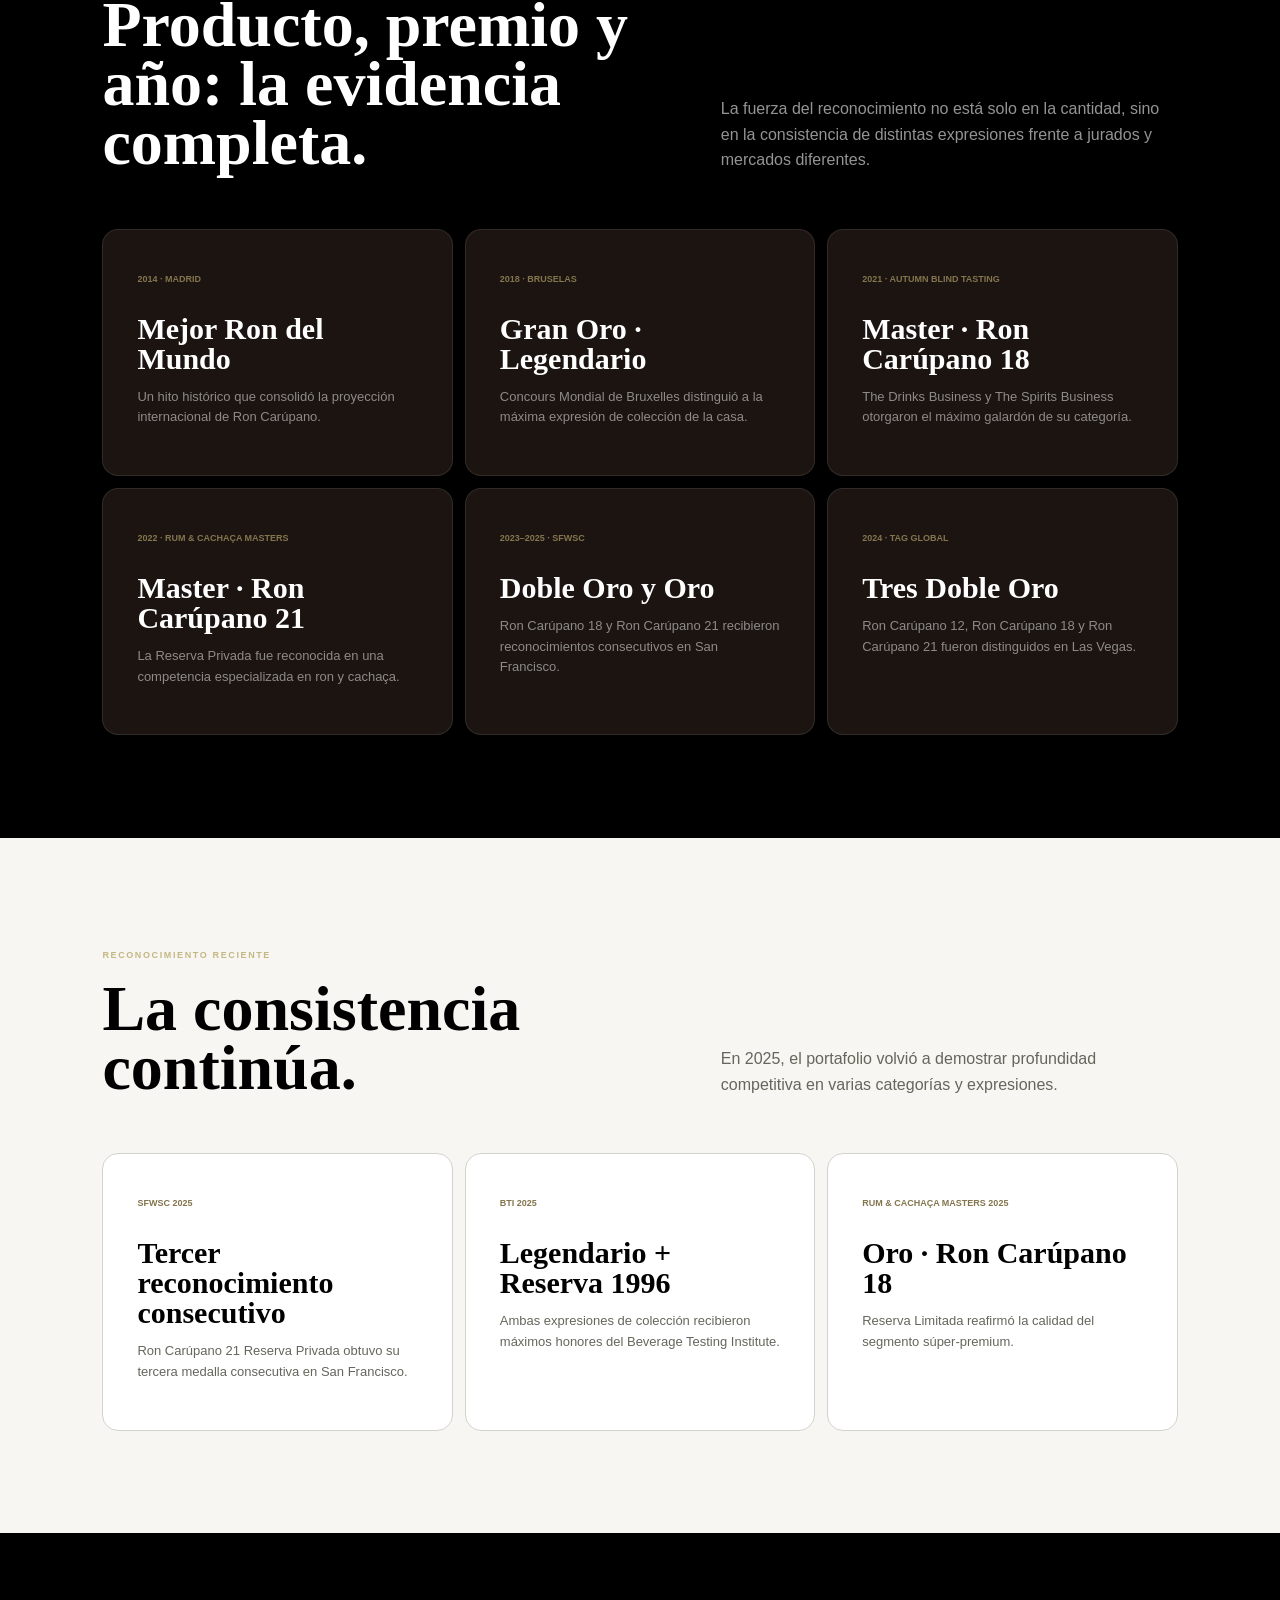
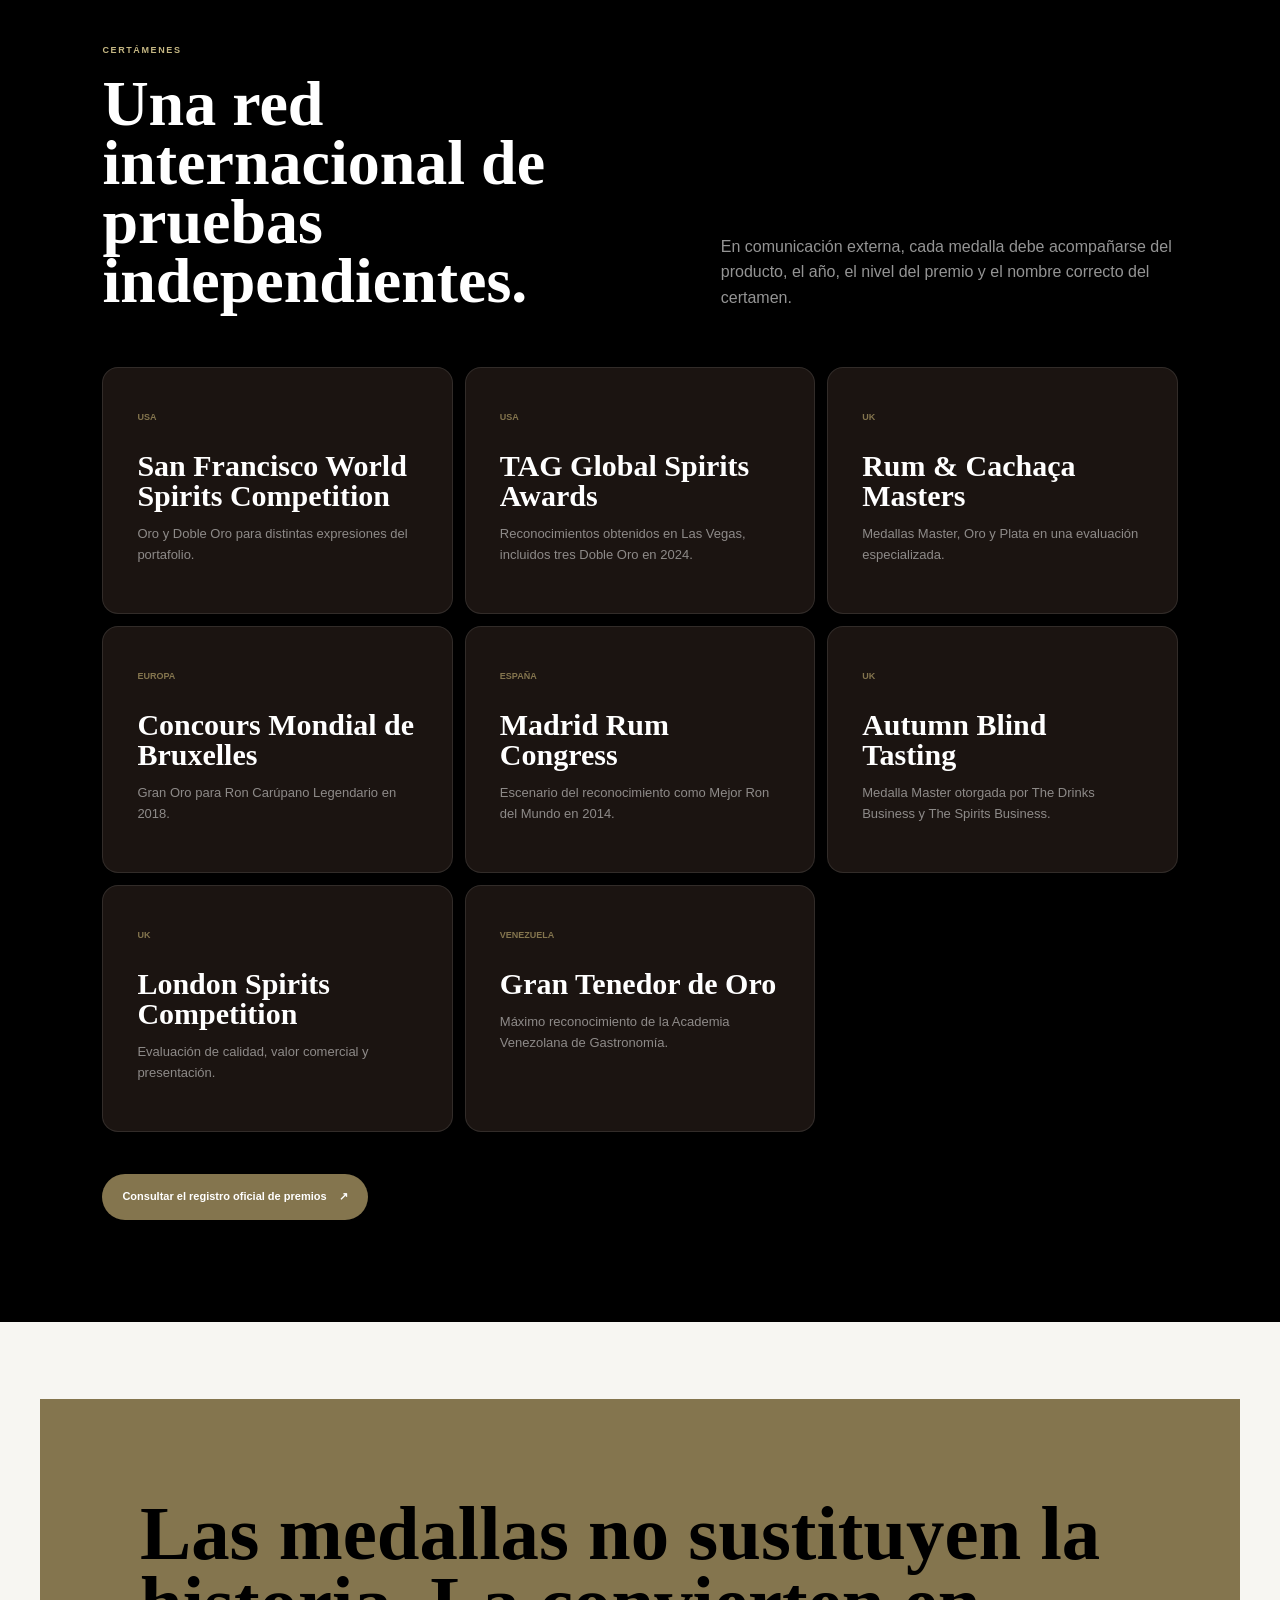
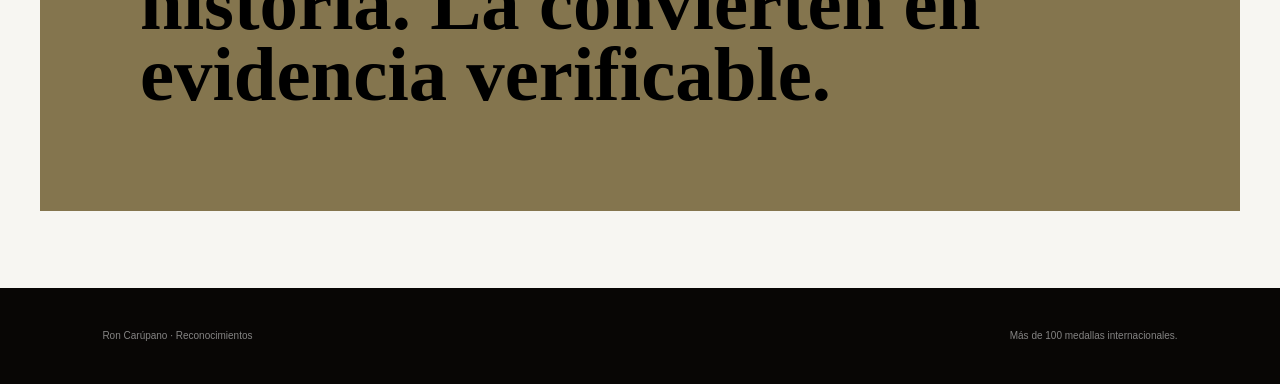
<file: reconocimientos.html>
<!doctype html><html lang="es"><head><meta charset="utf-8"><meta name="viewport" content="width=device-width,initial-scale=1"><title>Reconocimientos · Ron Carúpano</title><link rel="stylesheet" href="detail.css"><style>.medal-wall{display:grid;grid-template-columns:repeat(4,1fr);gap:14px}.medal{min-height:300px;padding:32px;border:1px solid rgba(255,255,255,.12);border-radius:18px;background:linear-gradient(145deg,#211713,#0d0908);text-align:center}.medal-mark{width:110px;height:110px;margin:0 auto 28px;display:grid;place-items:center;border:2px solid #d5b879;border-radius:50%;color:#d5b879;font:600 36px var(--garamond);box-shadow:0 0 0 8px rgba(213,184,121,.08)}.medal h3{font:600 26px/1 var(--garamond)}.medal p{color:rgba(255,255,255,.5);font-size:11px}@media(max-width:900px){.medal-wall{grid-template-columns:1fr 1fr}}@media(max-width:550px){.medal-wall{grid-template-columns:1fr}}</style></head><body>
<nav class="detail-nav"><a href="index.html"><img src="assets/brand-logos/ron-carupano-logo-dorado.webp" alt="Ron Carúpano"></a><div><a href="historia.html">Origen</a><a href="mensajes.html">Mensajes</a><a href="experiencias.html">Catas</a><a href="trade.html">Trade</a><a href="reconocimientos.html">Reconocimientos</a></div></nav>
<header class="detail-hero"><div class="detail-hero-copy"><span class="eyebrow">Reconocimiento internacional</span><h1>La calidad se afirma con producto. Se confirma con evidencia.</h1><p>Más de dos décadas de reconocimientos internacionales convierten la maestría de la casa en una prueba visible para consumidores, clientes y socios.</p></div><div class="detail-hero-media"><img src="assets/images/editorial/05062026-DSC04752.webp" alt="Ron Carúpano en paisaje costero"></div></header>
<main>
<section class="detail-section"><div class="data-row"><div><strong>100+</strong><span>Medallas internacionales</span></div><div><strong>2004</strong><span>Inicio del recorrido documentado de premios</span></div><div><strong>20+</strong><span>Años de reconocimiento internacional</span></div><div><strong>8</strong><span>Certámenes destacados en el recorrido de la marca</span></div></div></section>
<section class="detail-section dark"><div class="section-head"><div><span class="eyebrow">Hitos verificados</span><h2>Producto, premio y año: la evidencia completa.</h2></div><p>La fuerza del reconocimiento no está solo en la cantidad, sino en la consistencia de distintas expresiones frente a jurados y mercados diferentes.</p></div><div class="card-grid"><article class="card"><span>2014 · MADRID</span><h3>Mejor Ron del Mundo</h3><p>Un hito histórico que consolidó la proyección internacional de Ron Carúpano.</p></article><article class="card"><span>2018 · BRUSELAS</span><h3>Gran Oro · Legendario</h3><p>Concours Mondial de Bruxelles distinguió a la máxima expresión de colección de la casa.</p></article><article class="card"><span>2021 · AUTUMN BLIND TASTING</span><h3>Master · Ron Carúpano 18</h3><p>The Drinks Business y The Spirits Business otorgaron el máximo galardón de su categoría.</p></article><article class="card"><span>2022 · RUM & CACHAÇA MASTERS</span><h3>Master · Ron Carúpano 21</h3><p>La Reserva Privada fue reconocida en una competencia especializada en ron y cachaça.</p></article><article class="card"><span>2023–2025 · SFWSC</span><h3>Doble Oro y Oro</h3><p>Ron Carúpano 18 y Ron Carúpano 21 recibieron reconocimientos consecutivos en San Francisco.</p></article><article class="card"><span>2024 · TAG GLOBAL</span><h3>Tres Doble Oro</h3><p>Ron Carúpano 12, Ron Carúpano 18 y Ron Carúpano 21 fueron distinguidos en Las Vegas.</p></article></div></section>
<section class="detail-section"><div class="section-head"><div><span class="eyebrow">Reconocimiento reciente</span><h2>La consistencia continúa.</h2></div><p>En 2025, el portafolio volvió a demostrar profundidad competitiva en varias categorías y expresiones.</p></div><div class="card-grid"><article class="card"><span>SFWSC 2025</span><h3>Tercer reconocimiento consecutivo</h3><p>Ron Carúpano 21 Reserva Privada obtuvo su tercera medalla consecutiva en San Francisco.</p></article><article class="card"><span>BTI 2025</span><h3>Legendario + Reserva 1996</h3><p>Ambas expresiones de colección recibieron máximos honores del Beverage Testing Institute.</p></article><article class="card"><span>RUM & CACHAÇA MASTERS 2025</span><h3>Oro · Ron Carúpano 18</h3><p>Reserva Limitada reafirmó la calidad del segmento súper-premium.</p></article></div></section>
<section class="detail-section dark"><div class="section-head"><div><span class="eyebrow">Certámenes</span><h2>Una red internacional de pruebas independientes.</h2></div><p>En comunicación externa, cada medalla debe acompañarse del producto, el año, el nivel del premio y el nombre correcto del certamen.</p></div><div class="card-grid"><article class="card"><span>USA</span><h3>San Francisco World Spirits Competition</h3><p>Oro y Doble Oro para distintas expresiones del portafolio.</p></article><article class="card"><span>USA</span><h3>TAG Global Spirits Awards</h3><p>Reconocimientos obtenidos en Las Vegas, incluidos tres Doble Oro en 2024.</p></article><article class="card"><span>UK</span><h3>Rum & Cachaça Masters</h3><p>Medallas Master, Oro y Plata en una evaluación especializada.</p></article><article class="card"><span>EUROPA</span><h3>Concours Mondial de Bruxelles</h3><p>Gran Oro para Ron Carúpano Legendario en 2018.</p></article><article class="card"><span>ESPAÑA</span><h3>Madrid Rum Congress</h3><p>Escenario del reconocimiento como Mejor Ron del Mundo en 2014.</p></article><article class="card"><span>UK</span><h3>Autumn Blind Tasting</h3><p>Medalla Master otorgada por The Drinks Business y The Spirits Business.</p></article><article class="card"><span>UK</span><h3>London Spirits Competition</h3><p>Evaluación de calidad, valor comercial y presentación.</p></article><article class="card"><span>VENEZUELA</span><h3>Gran Tenedor de Oro</h3><p>Máximo reconocimiento de la Academia Venezolana de Gastronomía.</p></article></div><p class="awards-action"><a href="https://roncarupano.com/es/premios/" target="_blank" rel="noopener">Consultar el registro oficial de premios <span>↗</span></a></p></section>
<blockquote class="quote">Las medallas no sustituyen la historia. La convierten en evidencia verificable.</blockquote>
</main><footer class="footer"><span>Ron Carúpano · Reconocimientos</span><span>Más de 100 medallas internacionales.</span></footer></body></html>
</file>
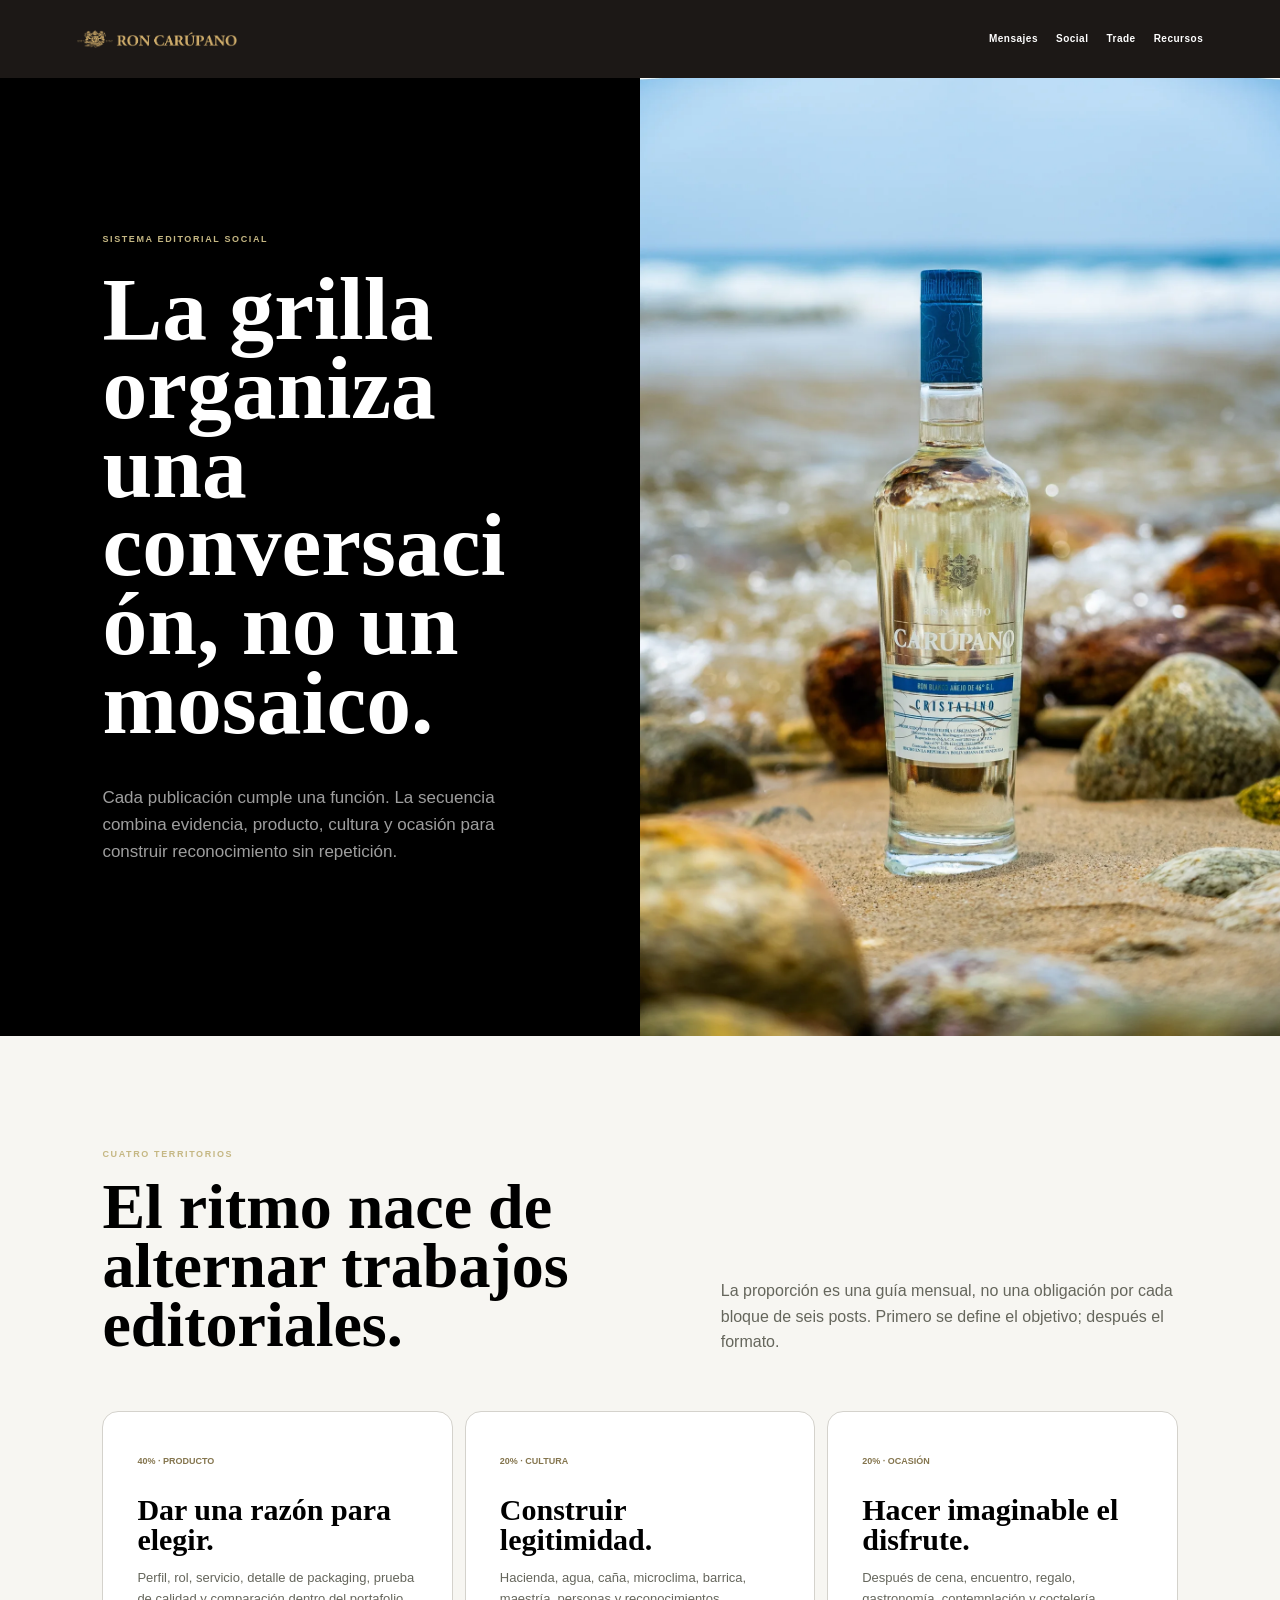
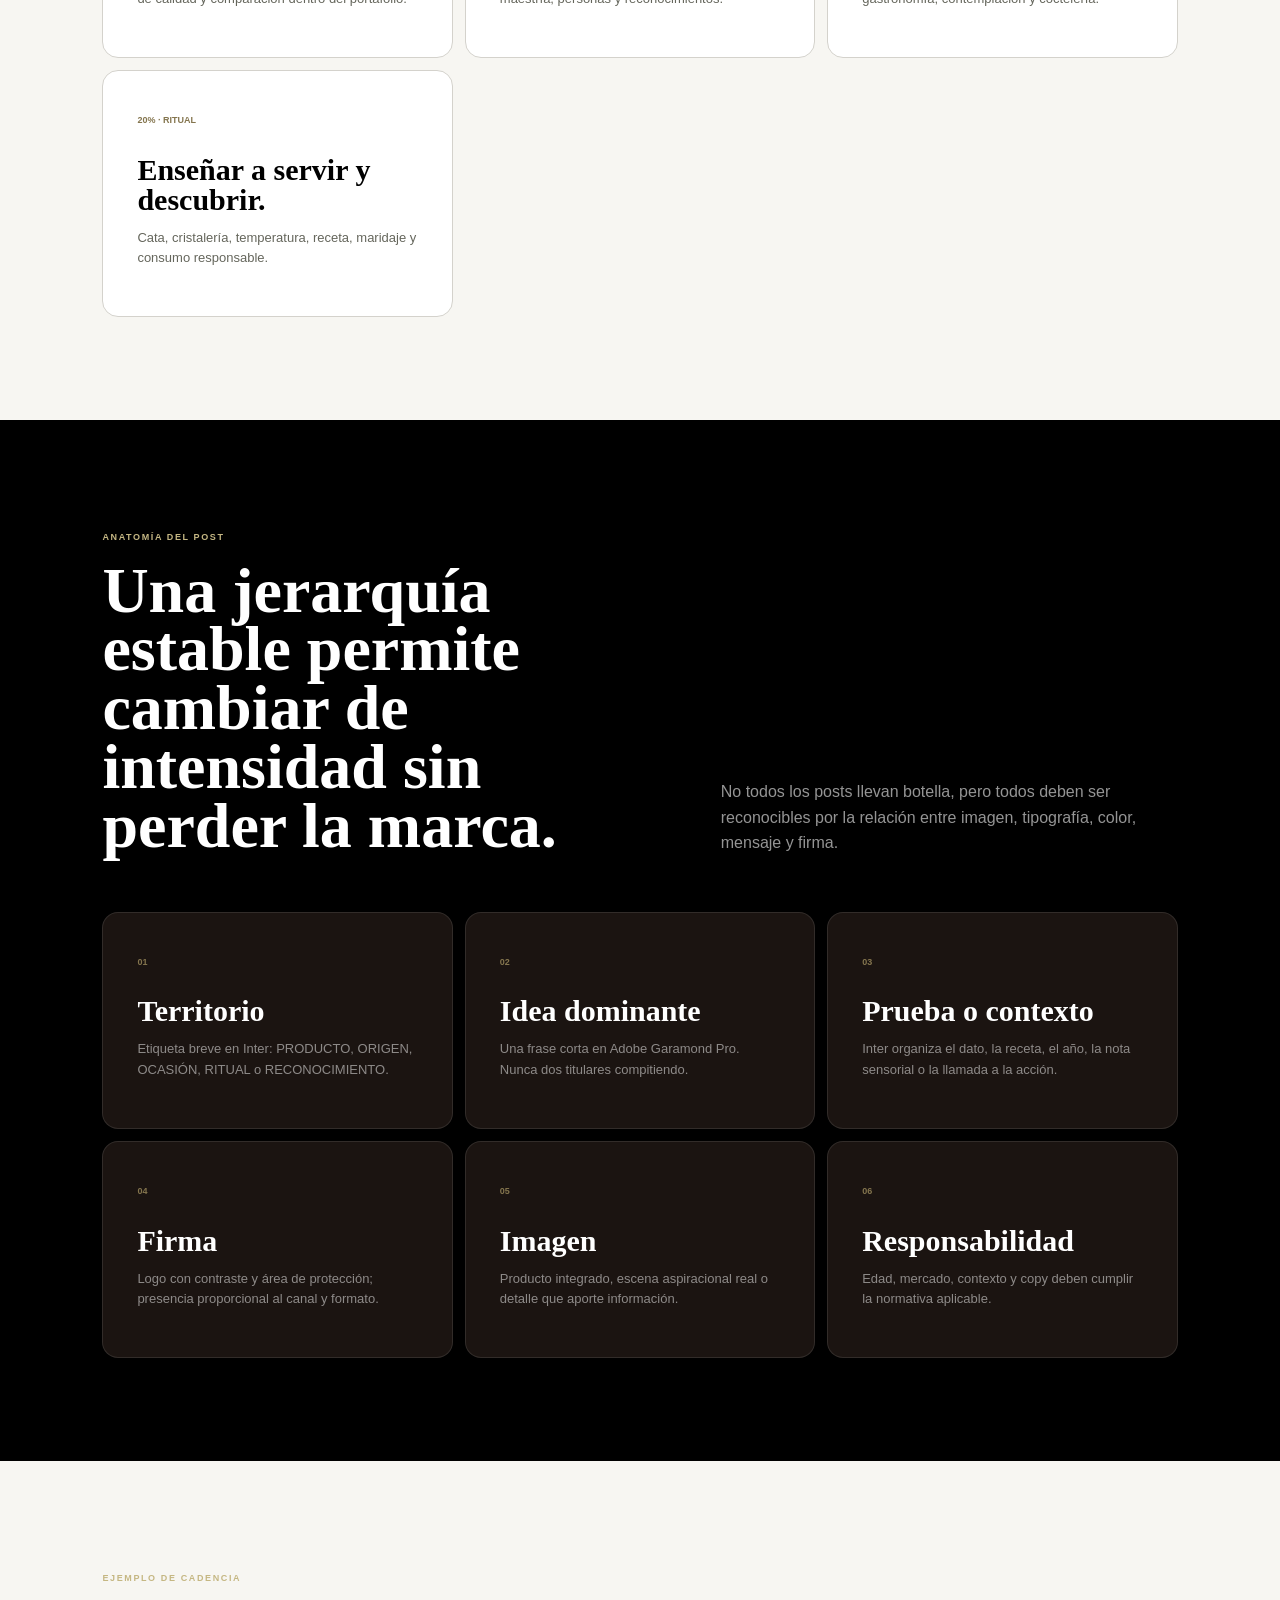
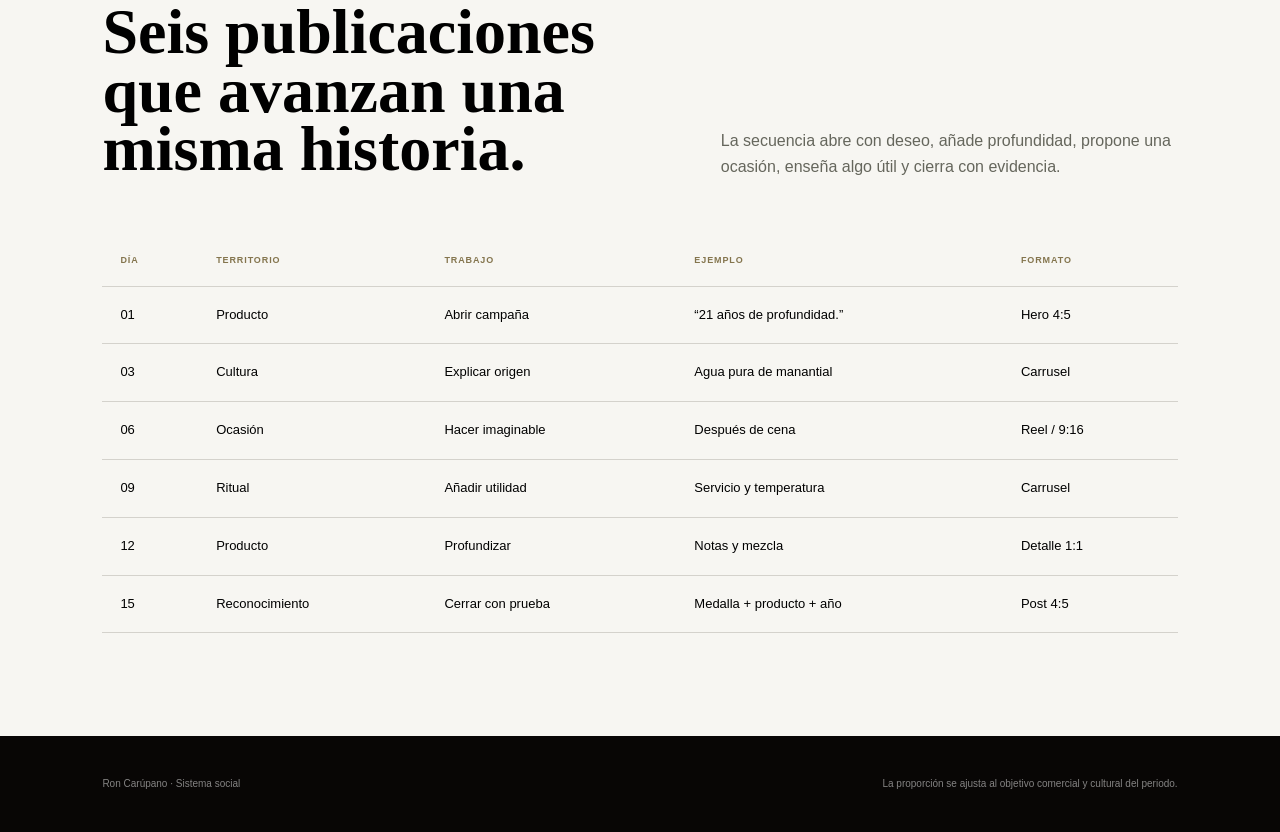
<file: social.html>
<!doctype html><html lang="es"><head><meta charset="utf-8"><meta name="viewport" content="width=device-width,initial-scale=1"><title>Sistema social · Ron Carúpano</title><link rel="stylesheet" href="detail.css"></head><body><nav class="detail-nav"><a href="index.html"><img src="assets/brand-logos/ron-carupano-logo-dorado.webp" alt="Ron Carúpano"></a><div><a href="mensajes.html">Mensajes</a><a href="social.html">Social</a><a href="trade.html">Trade</a><a href="index.html#recursos">Recursos</a></div></nav>
<header class="detail-hero"><div class="detail-hero-copy"><span class="eyebrow">Sistema editorial social</span><h1>La grilla organiza una conversación, no un mosaico.</h1><p>Cada publicación cumple una función. La secuencia combina evidencia, producto, cultura y ocasión para construir reconocimiento sin repetición.</p></div><div class="detail-hero-media"><img src="assets/images/editorial/05062026-DSC04549.webp" alt="Ron Carúpano Cristalino frente al Caribe"></div></header>
<main><section class="detail-section"><div class="section-head"><div><span class="eyebrow">Cuatro territorios</span><h2>El ritmo nace de alternar trabajos editoriales.</h2></div><p>La proporción es una guía mensual, no una obligación por cada bloque de seis posts. Primero se define el objetivo; después el formato.</p></div><div class="card-grid"><article class="card"><span>40% · PRODUCTO</span><h3>Dar una razón para elegir.</h3><p>Perfil, rol, servicio, detalle de packaging, prueba de calidad y comparación dentro del portafolio.</p></article><article class="card"><span>20% · CULTURA</span><h3>Construir legitimidad.</h3><p>Hacienda, agua, caña, microclima, barrica, maestría, personas y reconocimientos.</p></article><article class="card"><span>20% · OCASIÓN</span><h3>Hacer imaginable el disfrute.</h3><p>Después de cena, encuentro, regalo, gastronomía, contemplación y coctelería.</p></article><article class="card"><span>20% · RITUAL</span><h3>Enseñar a servir y descubrir.</h3><p>Cata, cristalería, temperatura, receta, maridaje y consumo responsable.</p></article></div></section>
<section class="detail-section dark"><div class="section-head"><div><span class="eyebrow">Anatomía del post</span><h2>Una jerarquía estable permite cambiar de intensidad sin perder la marca.</h2></div><p>No todos los posts llevan botella, pero todos deben ser reconocibles por la relación entre imagen, tipografía, color, mensaje y firma.</p></div><div class="card-grid"><article class="card"><span>01</span><h3>Territorio</h3><p>Etiqueta breve en Inter: PRODUCTO, ORIGEN, OCASIÓN, RITUAL o RECONOCIMIENTO.</p></article><article class="card"><span>02</span><h3>Idea dominante</h3><p>Una frase corta en Adobe Garamond Pro. Nunca dos titulares compitiendo.</p></article><article class="card"><span>03</span><h3>Prueba o contexto</h3><p>Inter organiza el dato, la receta, el año, la nota sensorial o la llamada a la acción.</p></article><article class="card"><span>04</span><h3>Firma</h3><p>Logo con contraste y área de protección; presencia proporcional al canal y formato.</p></article><article class="card"><span>05</span><h3>Imagen</h3><p>Producto integrado, escena aspiracional real o detalle que aporte información.</p></article><article class="card"><span>06</span><h3>Responsabilidad</h3><p>Edad, mercado, contexto y copy deben cumplir la normativa aplicable.</p></article></div></section>
<section class="detail-section"><div class="section-head"><div><span class="eyebrow">Ejemplo de cadencia</span><h2>Seis publicaciones que avanzan una misma historia.</h2></div><p>La secuencia abre con deseo, añade profundidad, propone una ocasión, enseña algo útil y cierra con evidencia.</p></div><table class="table"><thead><tr><th>Día</th><th>Territorio</th><th>Trabajo</th><th>Ejemplo</th><th>Formato</th></tr></thead><tbody><tr><td>01</td><td>Producto</td><td>Abrir campaña</td><td>“21 años de profundidad.”</td><td>Hero 4:5</td></tr><tr><td>03</td><td>Cultura</td><td>Explicar origen</td><td>Agua pura de manantial</td><td>Carrusel</td></tr><tr><td>06</td><td>Ocasión</td><td>Hacer imaginable</td><td>Después de cena</td><td>Reel / 9:16</td></tr><tr><td>09</td><td>Ritual</td><td>Añadir utilidad</td><td>Servicio y temperatura</td><td>Carrusel</td></tr><tr><td>12</td><td>Producto</td><td>Profundizar</td><td>Notas y mezcla</td><td>Detalle 1:1</td></tr><tr><td>15</td><td>Reconocimiento</td><td>Cerrar con prueba</td><td>Medalla + producto + año</td><td>Post 4:5</td></tr></tbody></table></section></main><footer class="footer"><span>Ron Carúpano · Sistema social</span><span>La proporción se ajusta al objetivo comercial y cultural del periodo.</span></footer></body></html>
</file>
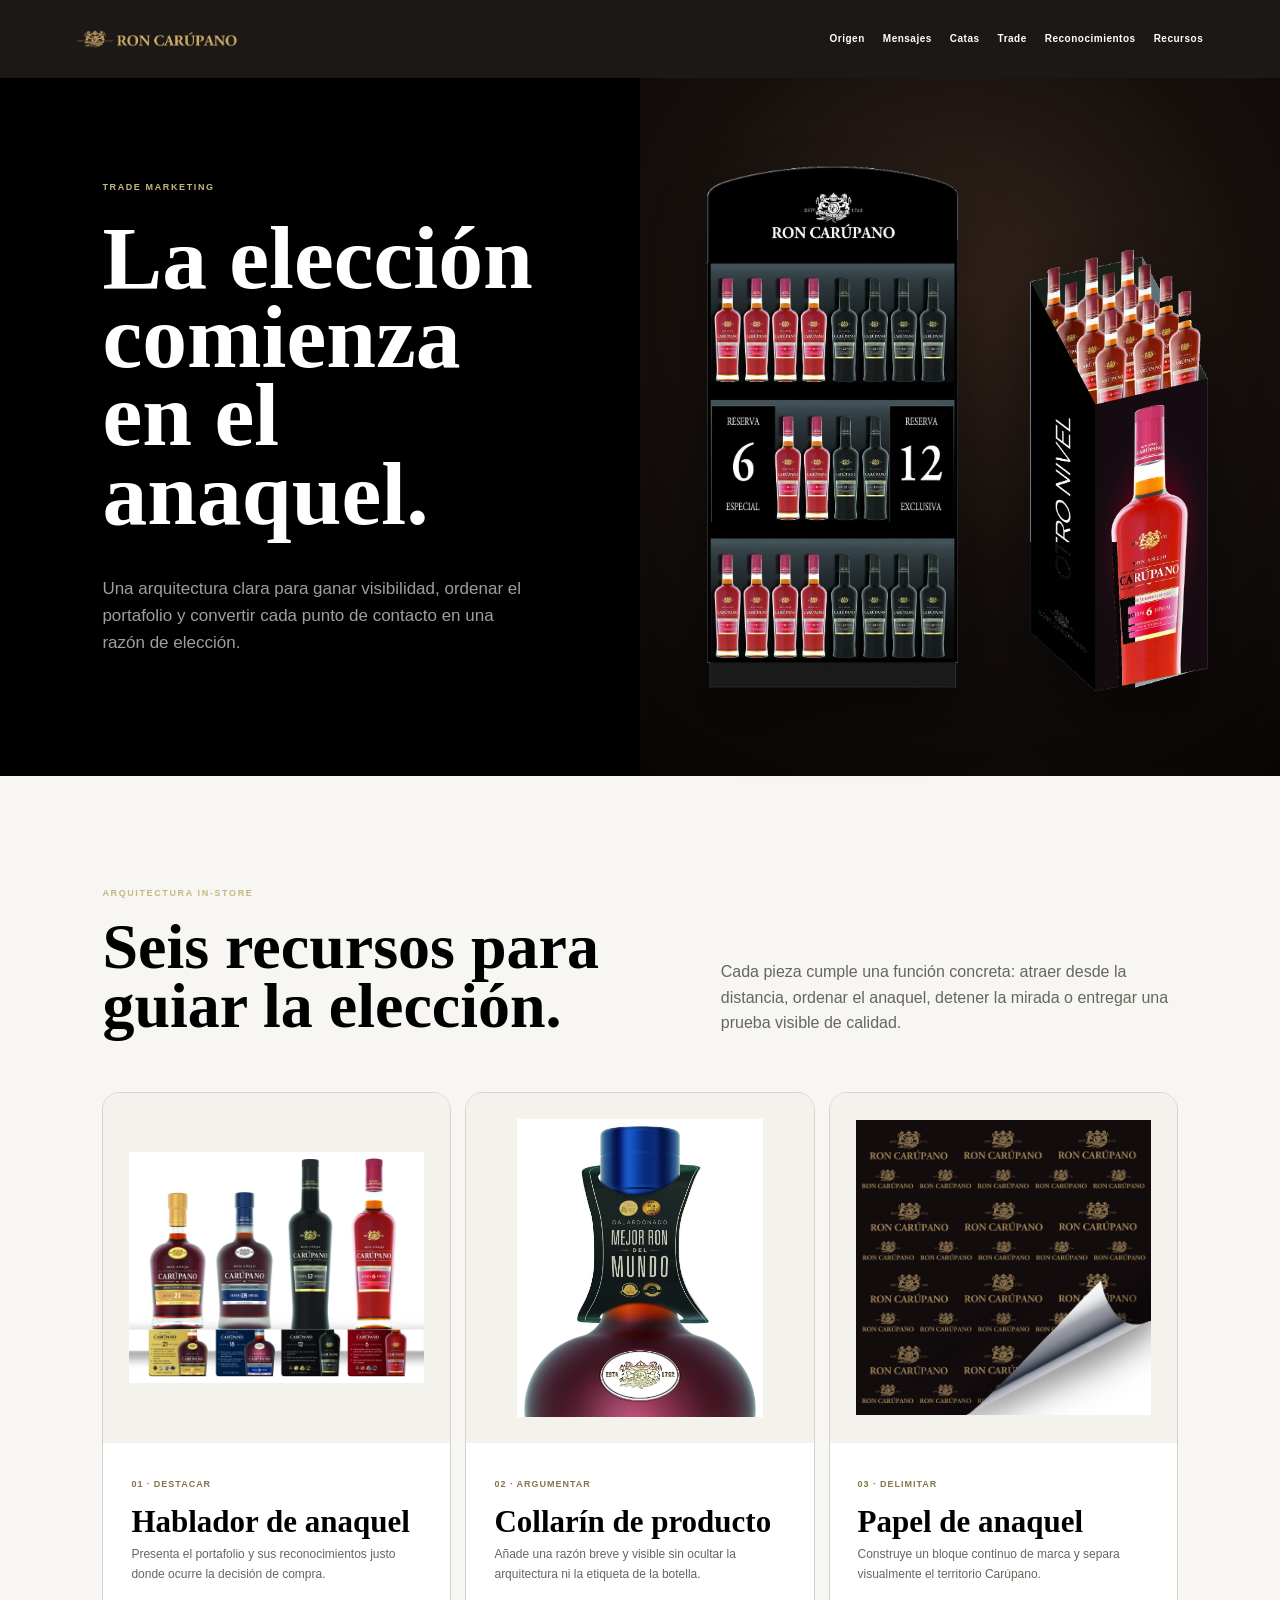
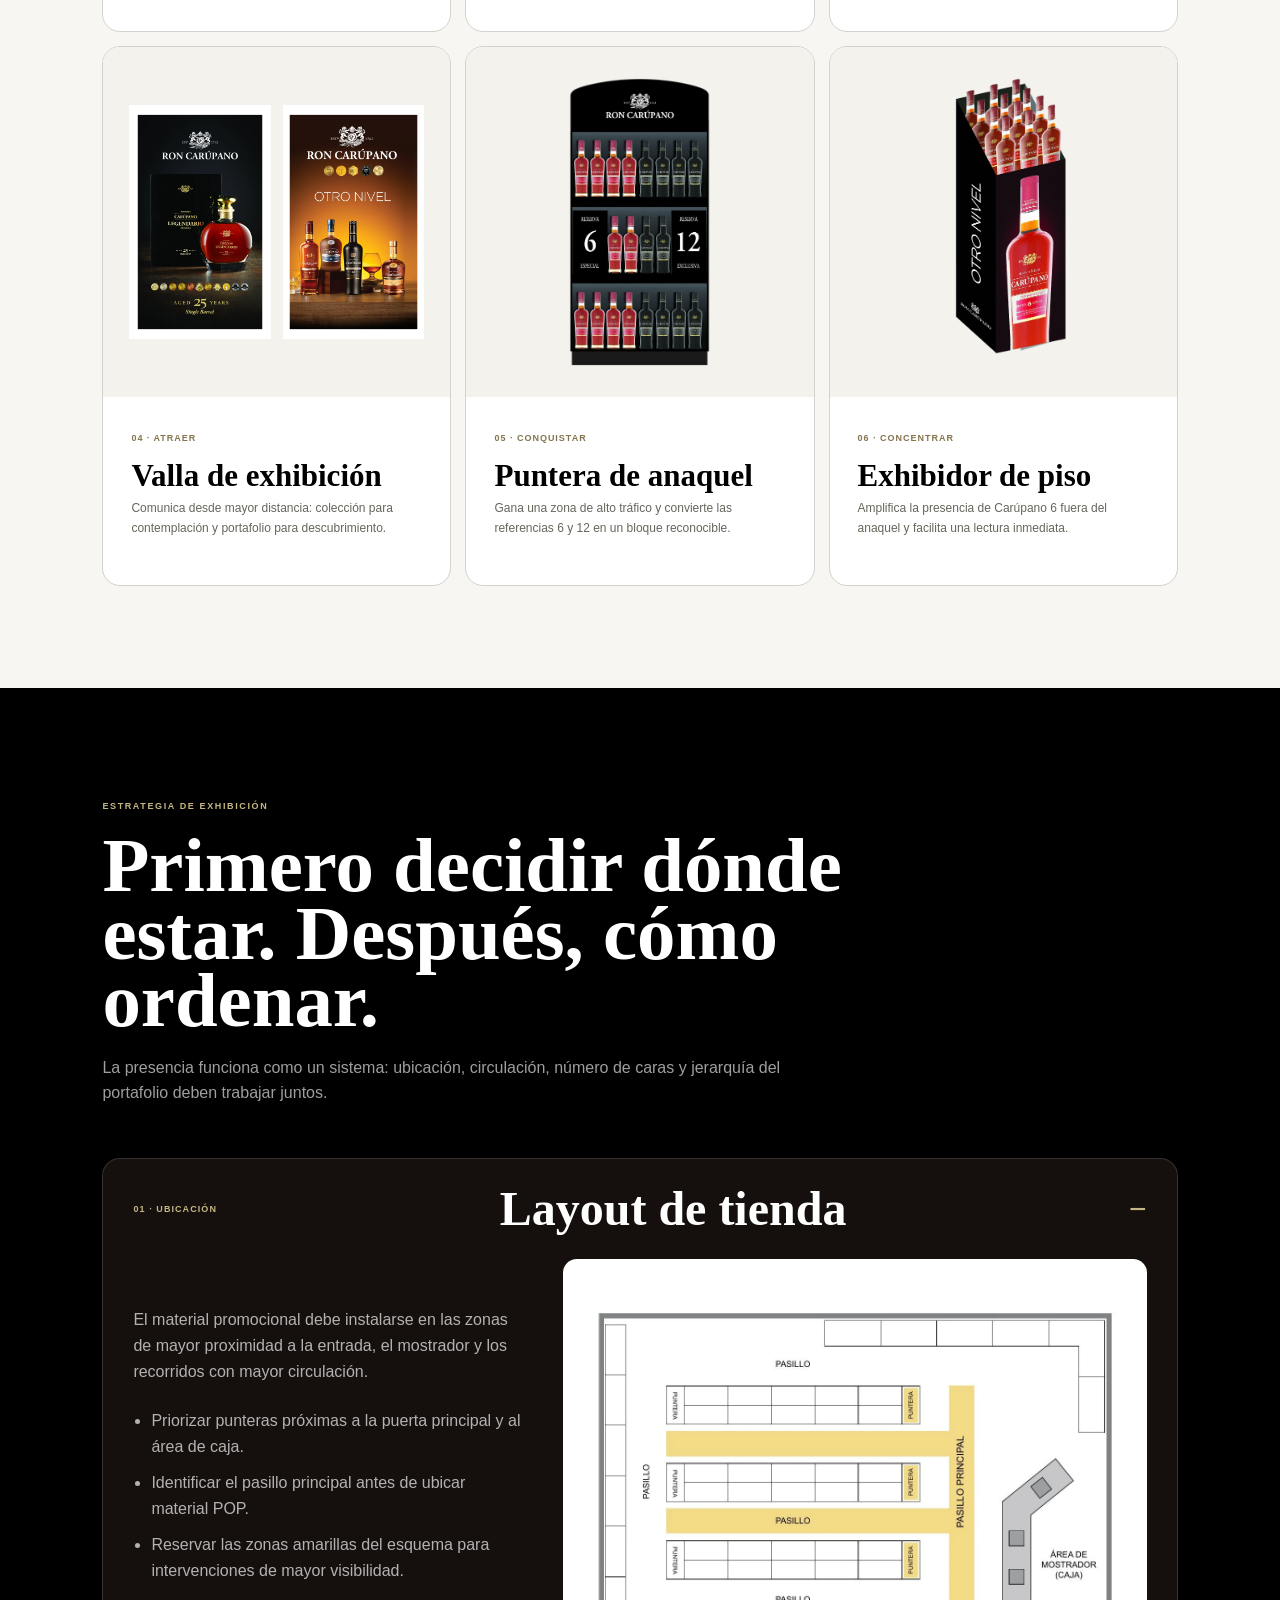
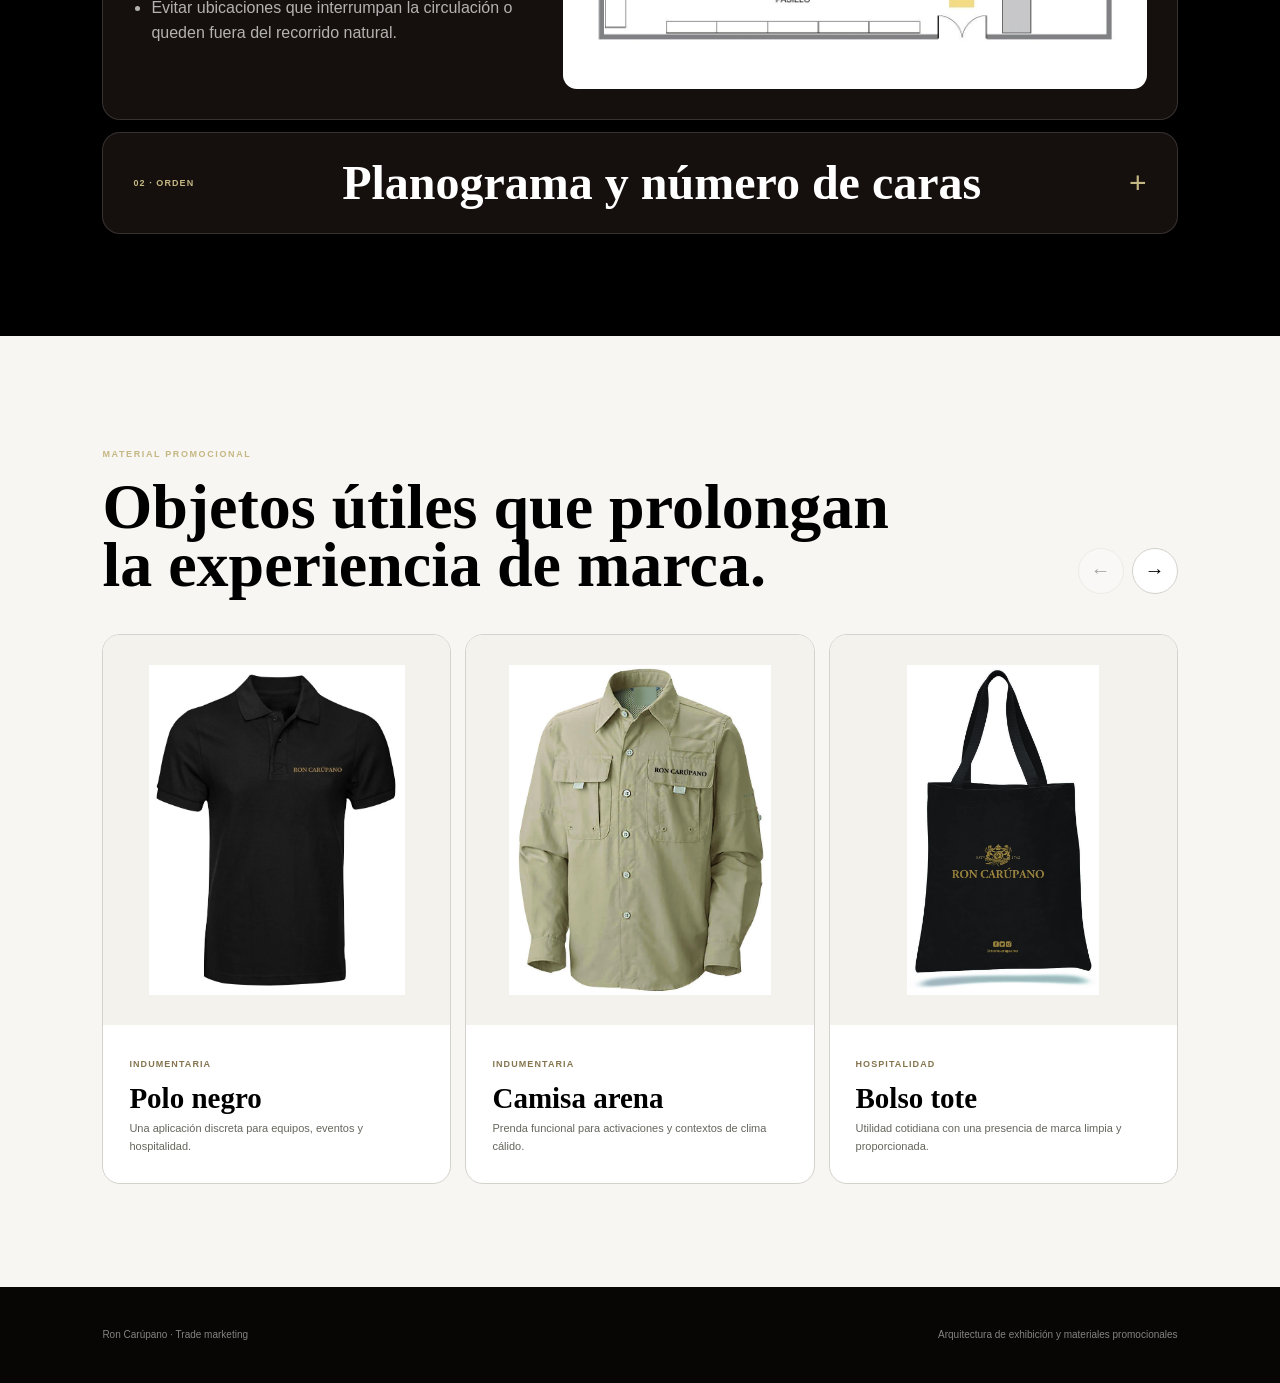
<file: trade.html>
<!doctype html>
<html lang="es">
<head>
  <meta charset="utf-8">
  <meta name="viewport" content="width=device-width,initial-scale=1">
  <title>Anaquel, in-store y promocionales · Ron Carúpano</title>
  <link rel="stylesheet" href="detail.css">
  <style>
    .trade-hero-media{min-height:620px;padding:56px;display:grid;grid-template-columns:1.08fr .92fr;align-items:end;gap:18px;background:radial-gradient(circle at 50% 30%,#34241c 0,#16100d 48%,#080605 100%)}
    .trade-hero-media figure{height:100%;margin:0;display:flex;align-items:flex-end;justify-content:center}.trade-hero-media figure+figure{height:82%}.trade-hero-media img{width:100%;height:100%;object-fit:contain;filter:drop-shadow(0 28px 28px rgba(0,0,0,.45))}
    .activation-grid{display:grid;grid-template-columns:repeat(3,1fr);gap:14px}.activation-card{min-height:540px;overflow:hidden;border:1px solid var(--line);border-radius:18px;background:#fff;display:flex;flex-direction:column}.activation-visual{height:350px;padding:26px;display:flex;align-items:center;justify-content:center;background:#f4f2ed}.activation-visual img{width:100%;height:100%;object-fit:contain}.activation-visual.duo{display:grid;grid-template-columns:1fr 1fr;gap:12px}.activation-card-copy{padding:26px 28px 30px}.activation-card-copy span{color:var(--gold);font-size:9px;font-weight:750;letter-spacing:.11em}.activation-card h3{margin:12px 0 8px;font:600 31px/1 var(--garamond)}.activation-card p{margin:0;color:var(--muted);font-size:12px}
    .strategy-intro{max-width:920px;margin-bottom:52px}.strategy-intro h2{margin:16px 0 20px;font:600 clamp(52px,6vw,88px)/.88 var(--garamond)}.strategy-intro p{max-width:680px;color:rgba(255,255,255,.62)}
    .strategy-accordion{display:grid;gap:12px}.strategy-accordion details{border:1px solid rgba(255,255,255,.14);border-radius:18px;background:#15100e;overflow:hidden}.strategy-accordion summary{padding:26px 30px;display:flex;align-items:center;justify-content:space-between;gap:30px;cursor:pointer;list-style:none}.strategy-accordion summary::-webkit-details-marker{display:none}.strategy-accordion summary span{color:var(--gold-light);font-size:9px;font-weight:750;letter-spacing:.12em}.strategy-accordion summary strong{font:600 clamp(30px,4vw,48px)/1 var(--garamond)}.strategy-accordion summary:after{content:"+";font:300 30px/1 var(--inter);color:var(--gold-light)}.strategy-accordion details[open] summary:after{content:"−"}.strategy-panel{padding:0 30px 30px;display:grid;grid-template-columns:.8fr 1.2fr;gap:40px;align-items:center}.strategy-copy p{color:rgba(255,255,255,.68)}.strategy-copy ul{margin:24px 0 0;padding-left:18px;color:rgba(255,255,255,.68)}.strategy-copy li{margin:11px 0}.strategy-media{min-height:430px;padding:28px;border-radius:14px;background:#fff;display:flex;align-items:center;justify-content:center}.strategy-media img{width:100%;height:100%;max-height:470px;object-fit:contain}
    .promo-head{display:flex;align-items:end;justify-content:space-between;gap:40px;margin-bottom:40px}.promo-head h2{max-width:820px;margin:14px 0 0;font:600 clamp(48px,5vw,76px)/.9 var(--garamond)}.carousel-controls{display:flex;gap:8px}.carousel-controls button{width:46px;height:46px;border:1px solid var(--line);border-radius:50%;background:#fff;color:var(--ink);font-size:20px;cursor:pointer}.carousel-controls button:hover{background:var(--gold);color:#fff}.carousel-controls button:disabled{opacity:.32;cursor:default}
    .promo-viewport{overflow:hidden}.promo-track{display:flex;gap:14px;transition:transform .42s cubic-bezier(.2,.8,.2,1)}.promo-card{flex:0 0 calc((100% - 28px)/3);min-width:0;border:1px solid var(--line);border-radius:18px;background:#fff;overflow:hidden}.promo-card-visual{height:390px;padding:30px;display:flex;align-items:center;justify-content:center;background:#f4f2ed}.promo-card img{width:100%;height:100%;object-fit:contain}.promo-card div:last-child{padding:24px 26px 28px}.promo-card span{color:var(--gold);font-size:9px;font-weight:750;letter-spacing:.12em}.promo-card h3{margin:10px 0 7px;font:600 29px/1 var(--garamond)}.promo-card p{margin:0;color:var(--muted);font-size:11px}
    @media(max-width:1000px){.trade-hero-media{min-height:520px}.activation-grid{grid-template-columns:1fr 1fr}.strategy-panel{grid-template-columns:1fr}.promo-card{flex-basis:calc((100% - 14px)/2)}}
    @media(max-width:700px){.trade-hero-media{min-height:0;aspect-ratio:4/3;padding:22px;grid-template-columns:1fr 1fr;gap:10px}.trade-hero-media figure+figure{height:88%}.activation-grid{grid-template-columns:1fr}.activation-card{min-height:0}.activation-visual{height:auto;aspect-ratio:4/3;padding:20px}.activation-card-copy{padding:24px 22px 28px}.strategy-intro{margin-bottom:34px}.strategy-intro h2{font-size:clamp(38px,11vw,50px)}.strategy-accordion summary{align-items:flex-start;gap:14px;padding:22px 20px}.strategy-accordion summary{flex-wrap:wrap}.strategy-accordion summary strong{font-size:clamp(28px,8.5vw,38px);flex:1 1 75%}.strategy-panel{padding:0 20px 22px;gap:24px}.strategy-media{min-height:0;aspect-ratio:4/3;padding:16px}.promo-head{align-items:flex-start;flex-direction:column;gap:22px}.promo-head h2{font-size:clamp(38px,11vw,50px)}.carousel-controls button{width:48px;height:48px}.promo-card{flex-basis:100%}.promo-card-visual{height:auto;aspect-ratio:4/3;padding:22px}}
    @media(max-width:380px){.trade-hero-media{padding:14px}.strategy-accordion summary strong,.promo-head h2,.strategy-intro h2{font-size:34px}}
  </style>
</head>
<body>
  <nav class="detail-nav"><a href="index.html"><img src="assets/brand-logos/ron-carupano-logo-dorado.webp" alt="Ron Carúpano"></a><div><a href="historia.html">Origen</a><a href="mensajes.html">Mensajes</a><a href="experiencias.html">Catas</a><a href="trade.html">Trade</a><a href="reconocimientos.html">Reconocimientos</a><a href="index.html#recursos">Recursos</a></div></nav>
  <header class="detail-hero"><div class="detail-hero-copy"><span class="eyebrow">Trade marketing</span><h1>La elección comienza en el anaquel.</h1><p>Una arquitectura clara para ganar visibilidad, ordenar el portafolio y convertir cada punto de contacto en una razón de elección.</p></div><div class="detail-hero-media trade-hero-media"><figure><img src="assets/images/trade/puntera.webp" alt="Puntera de anaquel Ron Carúpano 6 y 12"></figure><figure><img src="assets/images/trade/exhibidor.webp" alt="Exhibidor de piso Ron Carúpano 6"></figure></div></header>
  <main>
    <section class="detail-section">
      <div class="section-head"><div><span class="eyebrow">Arquitectura in-store</span><h2>Seis recursos para guiar la elección.</h2></div><p>Cada pieza cumple una función concreta: atraer desde la distancia, ordenar el anaquel, detener la mirada o entregar una prueba visible de calidad.</p></div>
      <div class="activation-grid">
        <article class="activation-card"><div class="activation-visual"><img src="assets/images/trade/hablador.webp" alt="Hablador de anaquel con el portafolio Ron Carúpano"></div><div class="activation-card-copy"><span>01 · DESTACAR</span><h3>Hablador de anaquel</h3><p>Presenta el portafolio y sus reconocimientos justo donde ocurre la decisión de compra.</p></div></article>
        <article class="activation-card"><div class="activation-visual"><img src="assets/images/trade/collarin.webp" alt="Collarín promocional aplicado a una botella Ron Carúpano"></div><div class="activation-card-copy"><span>02 · ARGUMENTAR</span><h3>Collarín de producto</h3><p>Añade una razón breve y visible sin ocultar la arquitectura ni la etiqueta de la botella.</p></div></article>
        <article class="activation-card"><div class="activation-visual"><img src="assets/images/trade/papel-anaquel.webp" alt="Papel de anaquel con patrón Ron Carúpano"></div><div class="activation-card-copy"><span>03 · DELIMITAR</span><h3>Papel de anaquel</h3><p>Construye un bloque continuo de marca y separa visualmente el territorio Carúpano.</p></div></article>
        <article class="activation-card"><div class="activation-visual duo"><img src="assets/images/trade/valla-coleccion.webp" alt="Valla de colección Legendario"><img src="assets/images/trade/valla-portafolio.webp" alt="Valla del portafolio de rones añejos"></div><div class="activation-card-copy"><span>04 · ATRAER</span><h3>Valla de exhibición</h3><p>Comunica desde mayor distancia: colección para contemplación y portafolio para descubrimiento.</p></div></article>
        <article class="activation-card"><div class="activation-visual"><img src="assets/images/trade/puntera.webp" alt="Puntera de anaquel con Carúpano 6 y Carúpano 12"></div><div class="activation-card-copy"><span>05 · CONQUISTAR</span><h3>Puntera de anaquel</h3><p>Gana una zona de alto tráfico y convierte las referencias 6 y 12 en un bloque reconocible.</p></div></article>
        <article class="activation-card"><div class="activation-visual"><img src="assets/images/trade/exhibidor.webp" alt="Exhibidor independiente de Ron Carúpano 6"></div><div class="activation-card-copy"><span>06 · CONCENTRAR</span><h3>Exhibidor de piso</h3><p>Amplifica la presencia de Carúpano 6 fuera del anaquel y facilita una lectura inmediata.</p></div></article>
      </div>
    </section>

    <section class="detail-section dark">
      <div class="strategy-intro"><span class="eyebrow">Estrategia de exhibición</span><h2>Primero decidir dónde estar. Después, cómo ordenar.</h2><p>La presencia funciona como un sistema: ubicación, circulación, número de caras y jerarquía del portafolio deben trabajar juntos.</p></div>
      <div class="strategy-accordion">
        <details open><summary><span>01 · UBICACIÓN</span><strong>Layout de tienda</strong></summary><div class="strategy-panel"><div class="strategy-copy"><p>El material promocional debe instalarse en las zonas de mayor proximidad a la entrada, el mostrador y los recorridos con mayor circulación.</p><ul><li>Priorizar punteras próximas a la puerta principal y al área de caja.</li><li>Identificar el pasillo principal antes de ubicar material POP.</li><li>Reservar las zonas amarillas del esquema para intervenciones de mayor visibilidad.</li><li>Evitar ubicaciones que interrumpan la circulación o queden fuera del recorrido natural.</li></ul></div><div class="strategy-media"><img src="assets/images/trade/layout-tienda.webp" alt="Diagrama web del layout recomendado en tienda"></div></div></details>
        <details><summary><span>02 · ORDEN</span><strong>Planograma y número de caras</strong></summary><div class="strategy-panel"><div class="strategy-copy"><p>Ron Carúpano debe ocupar el mayor número posible de caras, con especial énfasis en los añejos que construyen volumen.</p><ul><li>Asignar un mínimo de tres caras a Carúpano 6 y Carúpano 12.</li><li>Agrupar ambas referencias para construir un bloque visible y continuo.</li><li>Mantener etiquetas frontales y alturas consistentes.</li><li>Separar los rones de colección cuando exista una exhibición especial.</li></ul></div><div class="strategy-media"><img src="assets/images/trade/planograma.webp" alt="Anaquel referencial del planograma Ron Carúpano"></div></div></details>
      </div>
    </section>

    <section class="detail-section">
      <div class="promo-head"><div><span class="eyebrow">Material promocional</span><h2>Objetos útiles que prolongan la experiencia de marca.</h2></div><div class="carousel-controls" aria-label="Controles del carrusel"><button id="promo-prev" type="button" aria-label="Ver materiales anteriores">←</button><button id="promo-next" type="button" aria-label="Ver materiales siguientes">→</button></div></div>
      <div class="promo-viewport"><div class="promo-track" id="promo-track">
        <article class="promo-card"><div class="promo-card-visual"><img src="assets/images/trade/polo-negro.webp" alt="Polo negro Ron Carúpano"></div><div><span>INDUMENTARIA</span><h3>Polo negro</h3><p>Una aplicación discreta para equipos, eventos y hospitalidad.</p></div></article>
        <article class="promo-card"><div class="promo-card-visual"><img src="assets/images/trade/camisa-arena.webp" alt="Camisa arena Ron Carúpano"></div><div><span>INDUMENTARIA</span><h3>Camisa arena</h3><p>Prenda funcional para activaciones y contextos de clima cálido.</p></div></article>
        <article class="promo-card"><div class="promo-card-visual"><img src="assets/images/trade/bolso-tote.webp" alt="Bolso tote Ron Carúpano"></div><div><span>HOSPITALIDAD</span><h3>Bolso tote</h3><p>Utilidad cotidiana con una presencia de marca limpia y proporcionada.</p></div></article>
        <article class="promo-card"><div class="promo-card-visual"><img src="assets/images/trade/bolsa-regalo.webp" alt="Bolsa de regalo Legendario"></div><div><span>REGALO</span><h3>Bolsa premium</h3><p>Convierte la entrega de una botella de colección en una experiencia.</p></div></article>
        <article class="promo-card"><div class="promo-card-visual"><img src="assets/images/trade/vaso.webp" alt="Vaso de degustación Ron Carúpano"></div><div><span>SERVICIO</span><h3>Vaso</h3><p>La marca acompaña la degustación sin competir con el contenido.</p></div></article>
        <article class="promo-card"><div class="promo-card-visual"><img src="assets/images/trade/taza.webp" alt="Taza negra Ron Carúpano"></div><div><span>HOSPITALIDAD</span><h3>Taza</h3><p>Una extensión sobria para espacios de trabajo y atención.</p></div></article>
        <article class="promo-card"><div class="promo-card-visual"><img src="assets/images/trade/removedor.png" alt="Removedor Ron Carúpano"></div><div><span>COCTELERÍA</span><h3>Removedor</h3><p>Firma el servicio manteniendo una intervención visual mínima.</p></div></article>
        <article class="promo-card"><div class="promo-card-visual"><img src="assets/images/trade/posavasos.webp" alt="Posavasos Ron Carúpano"></div><div><span>SERVICIO</span><h3>Posavasos</h3><p>Define el espacio de consumo y mantiene la marca presente.</p></div></article>
        <article class="promo-card"><div class="promo-card-visual"><img src="assets/images/trade/coctelera.webp" alt="Coctelera Ron Carúpano con cóctel"></div><div><span>COCTELERÍA</span><h3>Coctelera</h3><p>Una herramienta funcional para elevar la preparación y el ritual.</p></div></article>
        <article class="promo-card"><div class="promo-card-visual"><img src="assets/images/trade/cooler.webp" alt="Cooler negro Ron Carúpano"></div><div><span>SERVICIO</span><h3>Cooler</h3><p>Acabado negro y firma contenida para barras y experiencias premium.</p></div></article>
      </div></div>
    </section>
  </main>
  <footer class="footer"><span>Ron Carúpano · Trade marketing</span><span>Arquitectura de exhibición y materiales promocionales</span></footer>
  <script>
    (()=>{const track=document.getElementById('promo-track'),prev=document.getElementById('promo-prev'),next=document.getElementById('promo-next');let index=0;const visible=()=>innerWidth<=700?1:innerWidth<=1000?2:3;const max=()=>Math.max(0,track.children.length-visible());const render=()=>{index=Math.min(index,max());const card=track.children[0],gap=14;track.style.transform=`translateX(-${index*(card.getBoundingClientRect().width+gap)}px)`;prev.disabled=index===0;next.disabled=index===max()};prev.addEventListener('click',()=>{index=Math.max(0,index-1);render()});next.addEventListener('click',()=>{index=Math.min(max(),index+1);render()});addEventListener('resize',render);render()})();
  </script>
</body>
</html>
</file>
<file: detail.css>
@font-face{font-family:Inter;src:url("assets/fonts/inter/Inter-Variable.ttf") format("truetype");font-style:normal;font-weight:100 900;font-display:swap}
:root{--ink:#000;--paper:#f7f6f2;--gold:#84754e;--gold-light:#c5b783;--blue:#5b6770;--brown:#473729;--muted:#65665c;--line:#d4d2cc;--garamond:"Adobe Garamond Pro",Garamond,Georgia,serif;--inter:Inter,Arial,sans-serif}
*{box-sizing:border-box}html{scroll-behavior:smooth}body{margin:0;background:var(--paper);color:var(--ink);font:400 16px/1.6 var(--inter)}img{display:block;max-width:100%}a{color:inherit}.detail-nav{position:sticky;top:0;z-index:20;display:flex;align-items:center;justify-content:space-between;gap:28px;padding:17px clamp(24px,6vw,88px);background:rgba(16,12,10,.95);color:white;backdrop-filter:blur(14px)}.detail-nav img{width:160px;max-height:34px;object-fit:contain}.detail-nav div{display:flex;gap:18px;flex-wrap:wrap}.detail-nav a{text-decoration:none;font-size:10px;font-weight:650;letter-spacing:.05em}.detail-nav a:hover{color:var(--gold-light)}.detail-hero{min-height:620px;display:grid;grid-template-columns:1fr 1fr;background:var(--ink);color:white}.detail-hero-copy{padding:clamp(60px,8vw,120px);display:flex;flex-direction:column;justify-content:center}.eyebrow{color:var(--gold-light);font-size:9px;font-weight:750;letter-spacing:.18em;text-transform:uppercase}.detail-hero h1{max-width:820px;margin:24px 0;font:600 clamp(56px,7vw,100px)/.88 var(--garamond)}.detail-hero p{max-width:590px;color:rgba(255,255,255,.62);font-size:17px}.detail-hero-media{min-height:520px}.detail-hero-media img{width:100%;height:100%;object-fit:cover}.detail-section{padding:clamp(70px,8vw,120px) clamp(24px,8vw,120px)}.detail-section.dark{background:var(--ink);color:white}.detail-section.blue{background:var(--blue);color:white}.section-head{display:grid;grid-template-columns:1.1fr .9fr;gap:60px;align-items:end;margin-bottom:56px}.section-head h2{max-width:850px;margin:14px 0 0;font:600 clamp(46px,5vw,76px)/.92 var(--garamond)}.section-head p{margin:0;color:var(--muted)}.dark .section-head p,.blue .section-head p{color:rgba(255,255,255,.58)}.card-grid{display:grid;grid-template-columns:repeat(3,1fr);gap:12px}.card{padding:34px;border-radius:16px;background:white;border:1px solid var(--line)}.dark .card{background:#1b1411;border-color:rgba(255,255,255,.1)}.card span{color:var(--gold);font-size:9px;font-weight:750}.card h3{margin:24px 0 12px;font:600 30px/1 var(--garamond)}.card p{color:var(--muted);font-size:13px}.dark .card p{color:rgba(255,255,255,.5)}.feature-grid{display:grid;grid-template-columns:1fr 1fr;gap:14px}.feature{position:relative;min-height:520px;border-radius:18px;overflow:hidden;background:var(--ink);color:white}.feature img{width:100%;height:100%;object-fit:cover}.feature:after{content:"";position:absolute;inset:0;background:linear-gradient(0deg,rgba(10,7,5,.9),transparent 70%)}.feature>div{position:absolute;z-index:2;left:36px;right:36px;bottom:34px}.feature h3{max-width:600px;margin:12px 0;font:600 clamp(36px,4vw,60px)/.92 var(--garamond)}.feature p{max-width:560px;color:rgba(255,255,255,.65)}.quote{padding:clamp(50px,8vw,100px);background:var(--gold);font:600 clamp(45px,6vw,82px)/.92 var(--garamond)}.data-row{display:grid;grid-template-columns:repeat(4,1fr);border-top:1px solid var(--line);border-bottom:1px solid var(--line)}.data-row div{padding:30px}.data-row div+div{border-left:1px solid var(--line)}.data-row strong{display:block;font:600 45px/1 var(--garamond)}.data-row span{color:var(--muted);font-size:10px}.table{width:100%;border-collapse:collapse}.table th,.table td{padding:18px;text-align:left;border-bottom:1px solid var(--line);vertical-align:top}.table th{color:var(--gold);font-size:9px;letter-spacing:.1em;text-transform:uppercase}.table td{font-size:13px}.pill{display:inline-block;padding:6px 9px;border-radius:999px;background:var(--blue);color:white;font-size:8px;font-weight:700}.footer{display:flex;justify-content:space-between;gap:30px;padding:40px clamp(24px,8vw,120px);background:#080605;color:rgba(255,255,255,.5);font-size:10px}.source-note{margin-top:40px;color:var(--muted);font-size:10px}.source-note a{color:var(--gold)}
@media(max-width:900px){.detail-hero,.section-head,.feature-grid{grid-template-columns:1fr}.detail-hero-media{min-height:420px}.card-grid{grid-template-columns:1fr 1fr}.data-row{grid-template-columns:1fr 1fr}.detail-nav div{display:none}}
@media(max-width:600px){.card-grid,.data-row{grid-template-columns:1fr}.data-row div+div{border-left:0;border-top:1px solid var(--line)}.detail-hero h1{font-size:58px}.feature{min-height:440px}.footer{flex-direction:column}}
.awards-action{margin:42px 0 0}.awards-action a{display:inline-flex;align-items:center;gap:12px;padding:14px 20px;border-radius:999px;background:var(--gold);color:#fff;text-decoration:none;font-size:11px;font-weight:750}.awards-action a:hover{background:var(--brown)}
.feature:after{pointer-events:none}.feature-grid.video-only{display:block;max-width:1200px;margin-inline:auto}.video-feature{min-height:0;aspect-ratio:16/9;background:#000}.video-feature:after{display:none}.video-feature iframe{position:absolute;inset:0;width:100%;height:100%;border:0;display:block}

/* Responsive hardening: detail pages */
html,body{max-width:100%;overflow-x:clip}img{height:auto}main,section,article,header,footer,nav,div{min-width:0}h1,h2,h3,p,th,td,strong,span{overflow-wrap:break-word}.detail-nav a,.awards-action a{min-height:44px;display:inline-flex;align-items:center}.table{max-width:100%}
@media(max-width:900px){
  .detail-nav{min-height:64px;padding:10px 20px}.detail-nav>a{min-width:0}.detail-nav img{width:min(48vw,170px);height:auto}
  .detail-hero{min-height:0}.detail-hero-copy{padding:clamp(52px,9vw,78px) clamp(20px,6vw,48px)}
  .detail-hero h1{font-size:clamp(44px,9vw,72px);line-height:.91}.detail-hero p{font-size:15px}
  .detail-hero-media{min-height:0;aspect-ratio:16/10}.detail-hero-media img{height:100%;object-fit:cover}
  .detail-section{padding:clamp(62px,10vw,88px) clamp(20px,6vw,48px)}
  .section-head{gap:22px;margin-bottom:38px}.section-head h2{font-size:clamp(38px,8vw,58px)}
  .feature{min-height:0;aspect-ratio:4/3}.feature>div{left:24px;right:24px;bottom:24px}
  .quote{font-size:clamp(38px,8.5vw,58px)}
  .table{display:block;overflow-x:auto;overscroll-behavior-inline:contain;-webkit-overflow-scrolling:touch;white-space:nowrap}
  .table th,.table td{min-width:130px;white-space:normal}
}
@media(max-width:600px){
  .detail-nav{padding-inline:max(18px,env(safe-area-inset-left)) max(18px,env(safe-area-inset-right))}
  .detail-hero-copy{padding:48px 20px}.detail-hero h1{font-size:clamp(38px,11.5vw,50px);margin:18px 0}.detail-hero p{font-size:14px}
  .detail-hero-media{aspect-ratio:4/3}.detail-section{padding:58px 20px}
  .section-head h2{font-size:clamp(34px,10.5vw,44px);line-height:.94}
  .card{padding:26px 22px}.card h3{font-size:28px;margin-top:18px}
  .feature{aspect-ratio:4/5}.feature h3{font-size:clamp(34px,10vw,44px)}.feature p{font-size:13px}
  .data-row strong{font-size:38px}.data-row div{padding:24px 20px}
  .quote{padding:48px 20px;font-size:clamp(34px,10.5vw,46px)}
  .table{margin-inline:0;padding-bottom:8px}.table th,.table td{padding:14px 12px;min-width:120px}
  .footer{padding:34px 20px max(34px,env(safe-area-inset-bottom));gap:10px}
  .awards-action a{width:100%;justify-content:center;text-align:center}
  .video-feature{aspect-ratio:16/9}
}
@media(max-width:380px){.detail-hero h1{font-size:36px}.section-head h2{font-size:32px}.feature h3{font-size:32px}}
</file>
